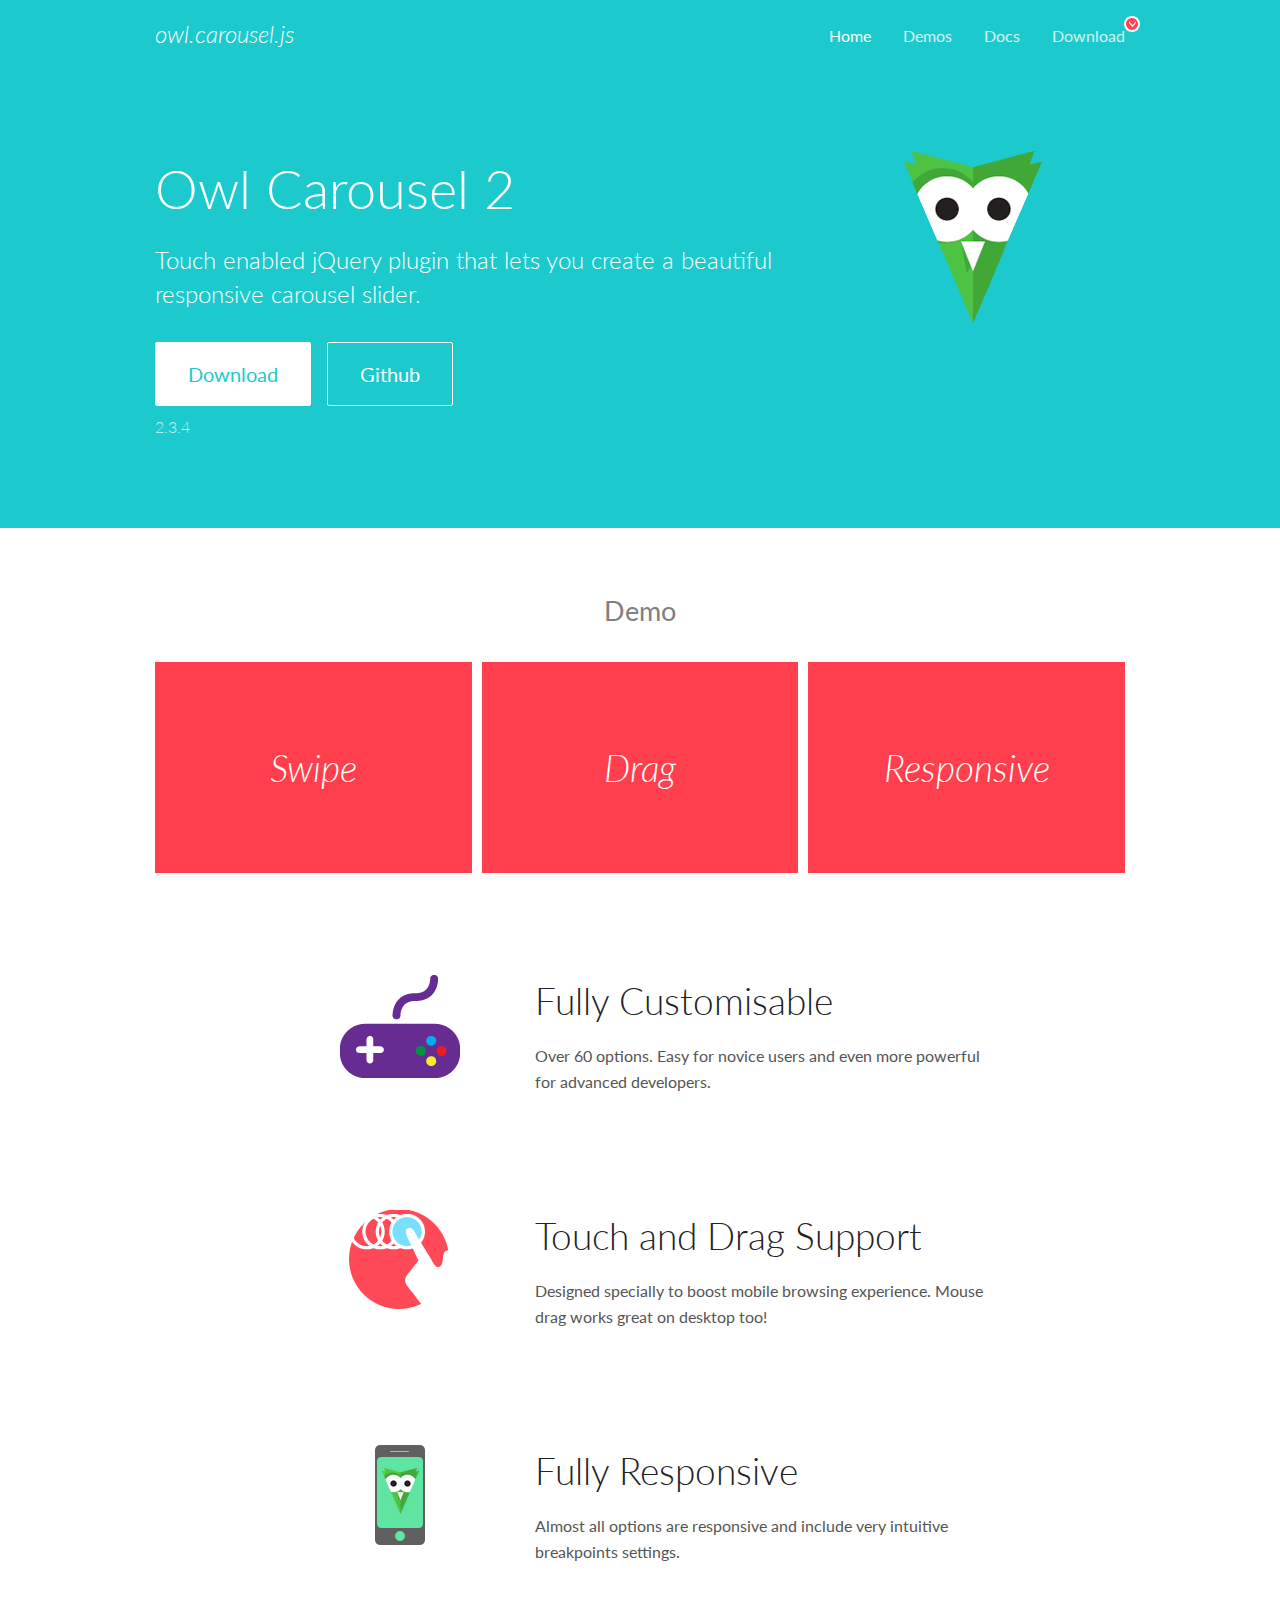
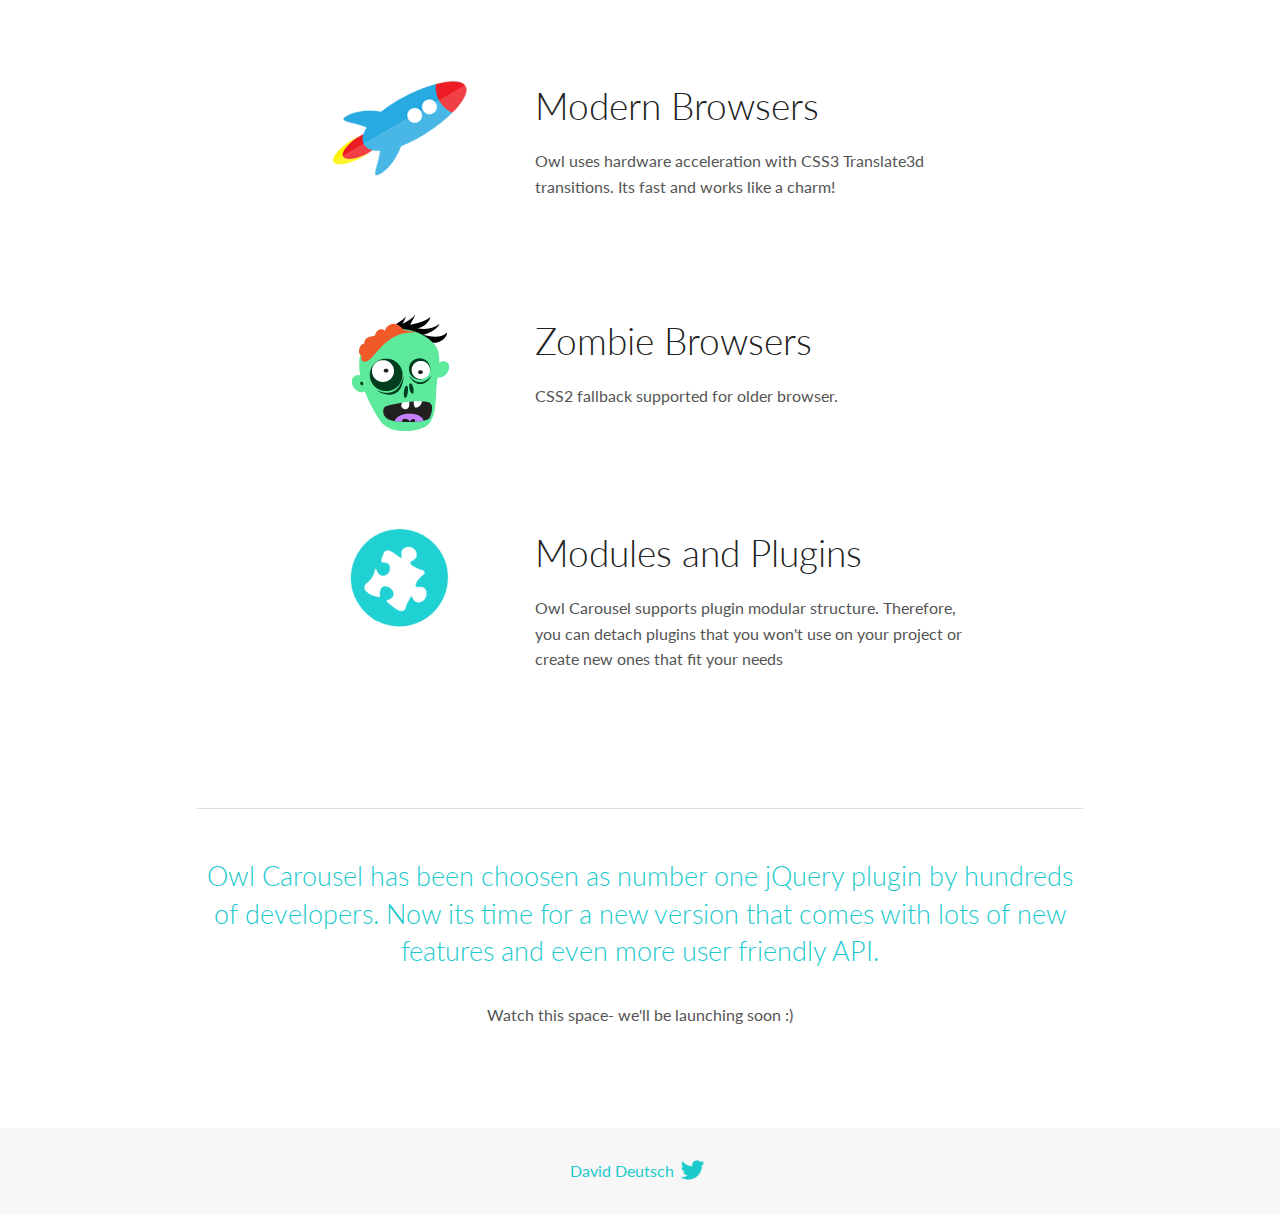
<file: lib/OwlCarousel2-2.3.4/docs/index.html>
<!DOCTYPE html>
<html lang="en">
  <head>

    <!-- head -->
    <meta charset="utf-8">
    <meta name="msapplication-tap-highlight" content="no" />
    <meta name="viewport" content="width=device-width, initial-scale=1.0" />
    <meta name="description" content="Touch enabled jQuery plugin that lets you create beautiful responsive carousel slider.">
    <meta name="author" content="David Deutsch">
    <title>
      Home | Owl Carousel | 2.3.4
    </title>

    <!-- Stylesheets -->
    <link href='https://fonts.googleapis.com/css?family=Lato:300,400,700,400italic,300italic' rel='stylesheet' type='text/css'>
    <link rel="stylesheet" href="assets/css/docs.theme.min.css">

    <!-- Owl Stylesheets -->
    <link rel="stylesheet" href="assets/owlcarousel/assets/owl.carousel.min.css">
    <link rel="stylesheet" href="assets/owlcarousel/assets/owl.theme.default.min.css">

    <!-- HTML5 shim and Respond.js IE8 support of HTML5 elements and media queries -->

    <!--[if lt IE 9]>
      <script src="https://oss.maxcdn.com/libs/html5shiv/3.7.0/html5shiv.js"></script>
      <script src="https://oss.maxcdn.com/libs/respond.js/1.3.0/respond.min.js"></script>
    <![endif]-->

    <!-- Favicons -->
    <link rel="apple-touch-icon-precomposed" sizes="144x144" href="assets/ico/apple-touch-icon-144-precomposed.png">
    <link rel="shortcut icon" href="assets/ico/favicon.png">
    <link rel="shortcut icon" href="favicon.ico">

    <!-- Yeah i know js should not be in header. Its required for demos.-->

    <!-- javascript -->
    <script src="assets/vendors/jquery.min.js"></script>
    <script src="assets/owlcarousel/owl.carousel.js"></script>
  </head>
  <body>

    <!-- header -->
    <header class="header">
      <div class="row">
        <div class="large-12 columns">
          <div class="brand left">
            <h3>
              <a href="/OwlCarousel2/">owl.carousel.js</a> 
            </h3>
          </div>
          <a id="toggle-nav" class="right">
            <span></span> <span></span> <span></span> 
          </a> 
          <div class="nav-bar">
            <ul class="clearfix">
              <li class="active">
                <a href="/OwlCarousel2/index.html">Home</a> 
              </li>
              <li> <a href="/OwlCarousel2/demos/demos.html">Demos</a>  </li>
              <li> <a href="/OwlCarousel2/docs/started-welcome.html">Docs</a>  </li>
              <li>
                <a href="https://github.com/OwlCarousel2/OwlCarousel2/archive/2.3.4.zip">Download</a> 
                <span class="download"></span> 
              </li>
            </ul>
          </div>
        </div>
      </div>
    </header>

    <!-- home panel -->
    <section id="hero">
      <div class="row">
        <div class="large-8 medium-8 columns">
          <h1>Owl Carousel 2</h1>
          <h4>Touch enabled jQuery plugin that lets you create a beautiful responsive carousel slider.</h4>
          <a href="https://github.com/OwlCarousel2/OwlCarousel2/archive/2.3.4.zip" class="hero-button">Download</a> 
          <a href="https://github.com/OwlCarousel2/OwlCarousel2" class="hero-button outline">Github</a> 
          <p>2.3.4</p>
        </div>
        <div class="large-4 medium-4 columns">
          <img class="owl-logo" src="assets/img/owl-logo.png" alt="mr. Owl">
        </div>
      </div>
    </section>

    <!-- body -->
    <div class="home-demo">
      <div class="row">
        <div class="large-12 columns">
          <h3>Demo</h3>
          <div class="owl-carousel">
            <div class="item">
              <h2>Swipe</h2>
            </div>
            <div class="item">
              <h2>Drag</h2>
            </div>
            <div class="item">
              <h2>Responsive</h2>
            </div>
            <div class="item">
              <h2>CSS3</h2>
            </div>
            <div class="item">
              <h2>Fast</h2>
            </div>
            <div class="item">
              <h2>Easy</h2>
            </div>
            <div class="item">
              <h2>Free</h2>
            </div>
            <div class="item">
              <h2>Upgradable</h2>
            </div>
            <div class="item">
              <h2>Tons of options</h2>
            </div>
            <div class="item">
              <h2>Infinity</h2>
            </div>
            <div class="item">
              <h2>Auto Width</h2>
            </div>
          </div>
        </div>
      </div>
    </div>
    <script>
      var owl = $('.owl-carousel');
      owl.owlCarousel({
        margin: 10,
        loop: true,
        responsive: {
          0: {
            items: 1
          },
          600: {
            items: 2
          },
          1000: {
            items: 3
          }
        }
      })
    </script>

    <!-- features -->
    <div id="features">
      <div class="row">
        <div class="small-12 medium-9 small-centered columns">
          <section class="row feature">
            <div class="medium-4 small-12 columns">
              <img src="assets/img/feature-options.png" alt="">
            </div>
            <div class="medium-8 small-12 columns">
              <h2>Fully Customisable</h2>
              <p>Over 60 options. Easy for novice users and even more powerful for advanced developers.</p>
            </div>
          </section>
          <section class="row feature">
            <div class="medium-4 small-12 columns">
              <img src="assets/img/feature-drag.png" alt="">
            </div>
            <div class="medium-8 small-12 columns">
              <h2>Touch and Drag Support</h2>
              <p>Designed specially to boost mobile browsing experience. Mouse drag works great on desktop too!</p>
            </div>
          </section>
          <section class="row feature">
            <div class="medium-4 small-12 columns">
              <img src="assets/img/feature-responsive.png" alt="">
            </div>
            <div class="medium-8 small-12 columns">
              <h2>Fully Responsive</h2>
              <p>Almost all options are responsive and include very intuitive breakpoints settings.</p>
            </div>
          </section>
          <section class="row feature">
            <div class="medium-4 small-12 columns">
              <img src="assets/img/feature-modern.png" alt="">
            </div>
            <div class="medium-8 small-12 columns">
              <h2>Modern Browsers</h2>
              <p>Owl uses hardware acceleration with CSS3 Translate3d transitions. Its fast and works like a charm! </p>
            </div>
          </section>
          <section class="row feature">
            <div class="medium-4 small-12 columns">
              <img src="assets/img/feature-zombie.png" alt="">
            </div>
            <div class="medium-8 small-12 columns">
              <h2>Zombie Browsers</h2>
              <p>CSS2 fallback supported for older browser.</p>
            </div>
          </section>
          <section class="row feature">
            <div class="medium-4 small-12 columns">
              <img src="assets/img/feature-module.png" alt="">
            </div>
            <div class="medium-8 small-12 columns">
              <h2>Modules and Plugins</h2>
              <p>Owl Carousel supports plugin modular structure. Therefore, you can detach plugins that you won&#x27;t use on your project or create new ones that fit your needs</p>
            </div>
          </section>
        </div>
      </div>
    </div>

    <!-- footer -->
    <section id="teaser-text">
      <div class="row">
        <div class="small-12 medium-11 small-centered columns">
          <hr>
          <h3 id="owl-carousel-has-been-choosen-as-number-one-jquery-plugin-by-hundreds-of-developers-now-its-time-for-a-new-version-that-comes-with-lots-of-new-features-and-even-more-user-friendly-api-">Owl Carousel has been choosen as number one jQuery plugin by hundreds of developers. Now its time for a new version that comes with lots of new features and even more user friendly API.</h3>
          <p>Watch this space- we&#39;ll be launching soon :)</p>
        </div>
      </div>
    </section>

    <!-- footer -->
    <footer class="footer">
      <div class="row">
        <div class="large-12 columns">
          <h5>
            <a href="/OwlCarousel2/docs/support-contact.html">David Deutsch</a> 
            <a id="custom-tweet-button" href="https://twitter.com/share?url=https://github.com/OwlCarousel2/OwlCarousel2&text=Owl Carousel - This is so awesome! " target="_blank"></a> 
          </h5>
        </div>
      </div>
    </footer>

    <!-- vendors -->
    <script src="assets/vendors/highlight.js"></script>
    <script src="assets/js/app.js"></script>
  </body>
</html>
</file>
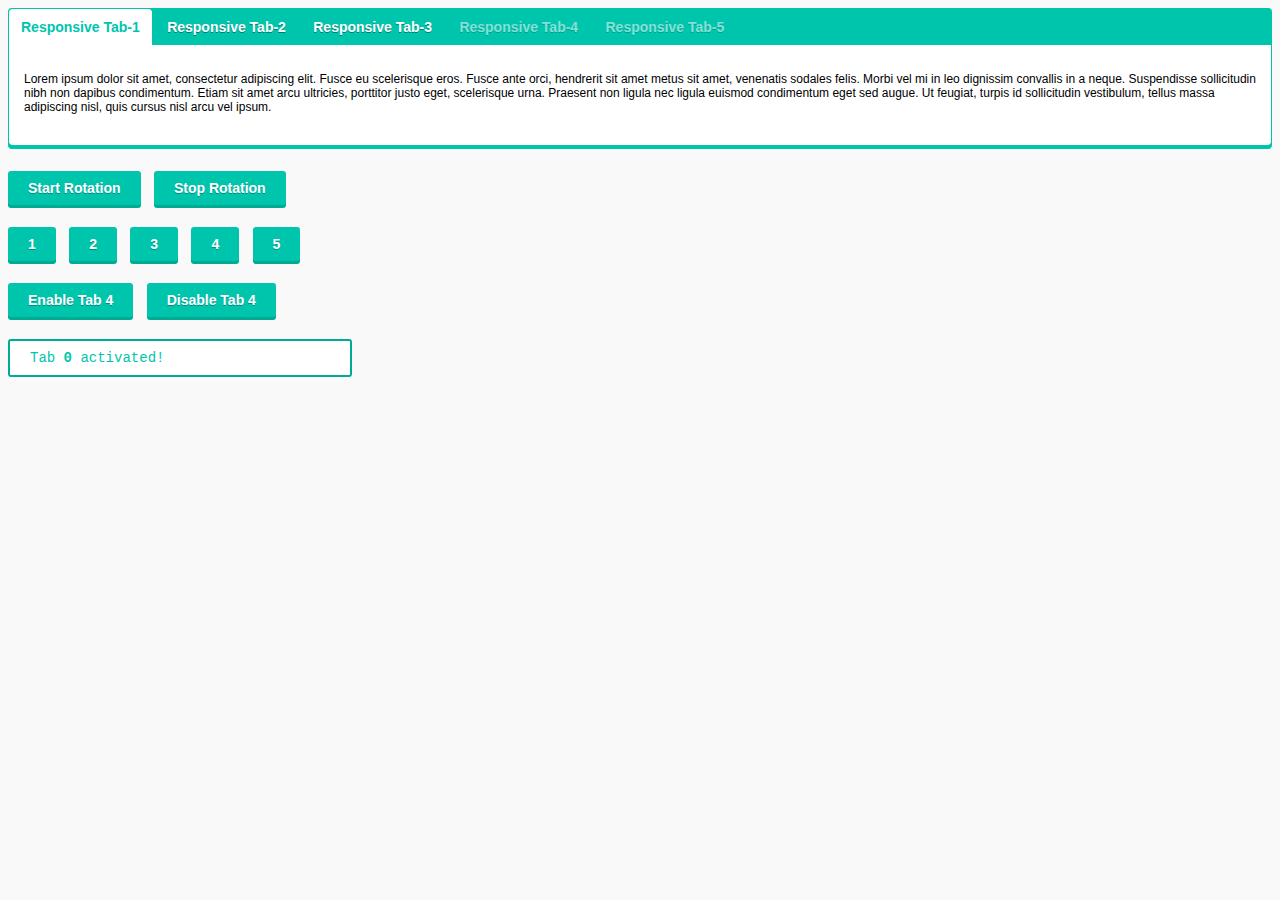
<file: lib/Responsive-Tabs-master/demo.html>
<!DOCTYPE html>
<html lang="en" xmlns="http://www.w3.org/1999/xhtml">
<head>
    <meta charset="utf-8" />
    <meta name="viewport" content="width=device-width, initial-scale=1.0" />
    <meta http-equiv="X-UA-Compatible" content="IE=edge,chrome=1" />
    <title>jQuery Responsive Tabs</title>
    <link type="text/css" rel="stylesheet" href="css/responsive-tabs.css" />
    <link type="text/css" rel="stylesheet" href="css/style.css" />
</head>
<body>


    <!--Horizontal Tab-->
    <div id="horizontalTab">
        <ul>
            <li><a href="#tab-1">Responsive Tab-1</a></li>
            <li><a href="#tab-2">Responsive Tab-2</a></li>
            <li><a href="#tab-3">Responsive Tab-3</a></li>
            <li><a href="#tab-4">Responsive Tab-4</a></li>
            <li><a href="#tab-5">Responsive Tab-5</a></li>
        </ul>

        <div id="tab-1">
            <p>Lorem ipsum dolor sit amet, consectetur adipiscing elit. Fusce eu scelerisque eros. Fusce ante orci, hendrerit sit amet metus sit amet, venenatis sodales felis. Morbi vel mi in leo dignissim convallis in a neque. Suspendisse sollicitudin nibh non dapibus condimentum. Etiam sit amet arcu ultricies, porttitor justo eget, scelerisque urna. Praesent non ligula nec ligula euismod condimentum eget sed augue. Ut feugiat, turpis id sollicitudin vestibulum, tellus massa adipiscing nisl, quis cursus nisl arcu vel ipsum.</p>
        </div>
        <div id="tab-2">
            <p>Quisque sodales sodales lacus pharetra bibendum. Etiam commodo non velit ac rhoncus. Mauris euismod purus sem, ac adipiscing quam laoreet et. Praesent vulputate ornare sem vel scelerisque. Ut dictum augue non erat lacinia, sed lobortis elit gravida. Proin ante massa, ornare accumsan ultricies et, posuere sit amet magna. Praesent dignissim, enim sed malesuada luctus, arcu sapien sodales sapien, ut placerat eros nunc vel est. Donec tristique mi turpis, et sodales nibh gravida eu. Etiam odio risus, porttitor non lacus id, rhoncus tempus tortor. Curabitur tincidunt molestie turpis, ut luctus nibh sollicitudin vel. Sed vel luctus nisi, at mattis metus. Aenean ultricies dolor est, a congue ante dapibus varius. Nulla at auctor nunc. Curabitur accumsan feugiat felis ut pretium. Praesent semper semper nisi, eu cursus augue.</p>
        </div>
        <div id="tab-3">
            <p>Mauris facilisis elit ut sem eleifend accumsan molestie sit amet dolor. Pellentesque dapibus arcu eu lorem laoreet, vitae cursus metus mattis. Nullam eget porta enim, eu rutrum magna. Duis quis tincidunt sem, sit amet faucibus magna. Integer commodo, turpis consequat fermentum egestas, leo odio posuere dui, elementum placerat eros erat id augue. Nullam at eros eget urna vestibulum malesuada vitae eu mauris. Aliquam interdum rhoncus velit, quis scelerisque leo viverra non. Suspendisse id feugiat dui. Nulla in aliquet leo. Proin vel magna sed est gravida rhoncus. Mauris lobortis condimentum nibh, vitae bibendum tortor vehicula ac. Curabitur posuere arcu eros.</p>
        </div>
        <div id="tab-4">
            <p>Donec egestas facilisis sapien sit amet euismod. Donec mollis lectus neque, in consectetur magna sodales et. Nam rutrum libero vitae magna sollicitudin aliquet. In tristique ultrices euismod. Vestibulum ante ipsum primis in faucibus orci luctus et ultrices posuere cubilia Curae; Suspendisse pretium congue sodales. Curabitur egestas, metus sed ultrices suscipit, metus nibh vehicula ligula, vel volutpat sapien nibh sed quam. Etiam elementum nisi eu risus congue, ut eleifend lectus ultricies. Vivamus in ligula fermentum, bibendum sapien eget, pretium est. Class aptent taciti sociosqu ad litora torquent per conubia nostra, per inceptos himenaeos. Donec ut ante non risus rutrum faucibus.</p>
        </div>
        <div id="tab-5">
            <p>Proin dignissim faucibus odio sollicitudin sagittis. Phasellus aliquet, erat vitae mollis consectetur, enim lectus ornare libero, et porta mi dui eu tellus. Morbi lobortis, elit at euismod porta, magna lacus mattis massa, a lacinia ligula risus et lectus. Sed et aliquam ligula. Nunc venenatis orci magna, quis facilisis sem porta non. Nunc sodales arcu in consectetur malesuada. Maecenas varius justo lacus, scelerisque viverra tellus luctus eu. Nam imperdiet ultricies suscipit. Ut urna mauris, eleifend quis lacinia non, mollis id libero. Praesent pharetra viverra ipsum at posuere. Quisque commodo tortor nec hendrerit faucibus. Fusce convallis urna et vehicula tincidunt. Duis sed vehicula justo, eu placerat nisi. Donec facilisis augue non turpis semper, eget condimentum mauris malesuada. Nunc in dignissim mi, sed laoreet felis.</p>
        </div>

    </div>

    <p><button id="start-rotation">Start Rotation</button> <button id="stop-rotation">Stop Rotation</button> </p>
    <p>
        <button class="select-tab" value="0">1</button>
        <button class="select-tab" value="1">2</button>
        <button class="select-tab" value="2">3</button>
        <button class="select-tab" value="3">4</button>
        <button class="select-tab" value="4">5</button>
    <p>
    <p><button id="enable-tab">Enable Tab 4</button> <button id="disable-tab">Disable Tab 4</button> </p>

    <p class="info"></p>


    <!-- jQuery with fallback to the 1.* for old IE -->
    <!--[if lt IE 9]>
        <script src="js/jquery-1.11.0.min.js"></script>
    <![endif]-->
    <!--[if gte IE 9]><!-->
        <script src="js/jquery-2.1.0.min.js"></script>
    <!--<![endif]-->

    <!-- Responsive Tabs JS -->
    <script src="js/jquery.responsiveTabs.js" type="text/javascript"></script>

    <script type="text/javascript">
        $(document).ready(function () {
            var $tabs = $('#horizontalTab');
            $tabs.responsiveTabs({
                rotate: false,
                startCollapsed: 'accordion',
                collapsible: 'accordion',
                setHash: true,
                disabled: [3,4],
                click: function(e, tab) {
                    $('.info').html('Tab <strong>' + tab.id + '</strong> clicked!');
                },
                activate: function(e, tab) {
                    $('.info').html('Tab <strong>' + tab.id + '</strong> activated!');
                },
                activateState: function(e, state) {
                    //console.log(state);
                    $('.info').html('Switched from <strong>' + state.oldState + '</strong> state to <strong>' + state.newState + '</strong> state!');
                }
            });

            $('#start-rotation').on('click', function() {
                $tabs.responsiveTabs('startRotation', 1000);
            });
            $('#stop-rotation').on('click', function() {
                $tabs.responsiveTabs('stopRotation');
            });
            $('#start-rotation').on('click', function() {
                $tabs.responsiveTabs('active');
            });
            $('#enable-tab').on('click', function() {
                $tabs.responsiveTabs('enable', 3);
            });
            $('#disable-tab').on('click', function() {
                $tabs.responsiveTabs('disable', 3);
            });
            $('.select-tab').on('click', function() {
                $tabs.responsiveTabs('activate', $(this).val());
            });

        });
    </script>
</body>
</html>
</file>
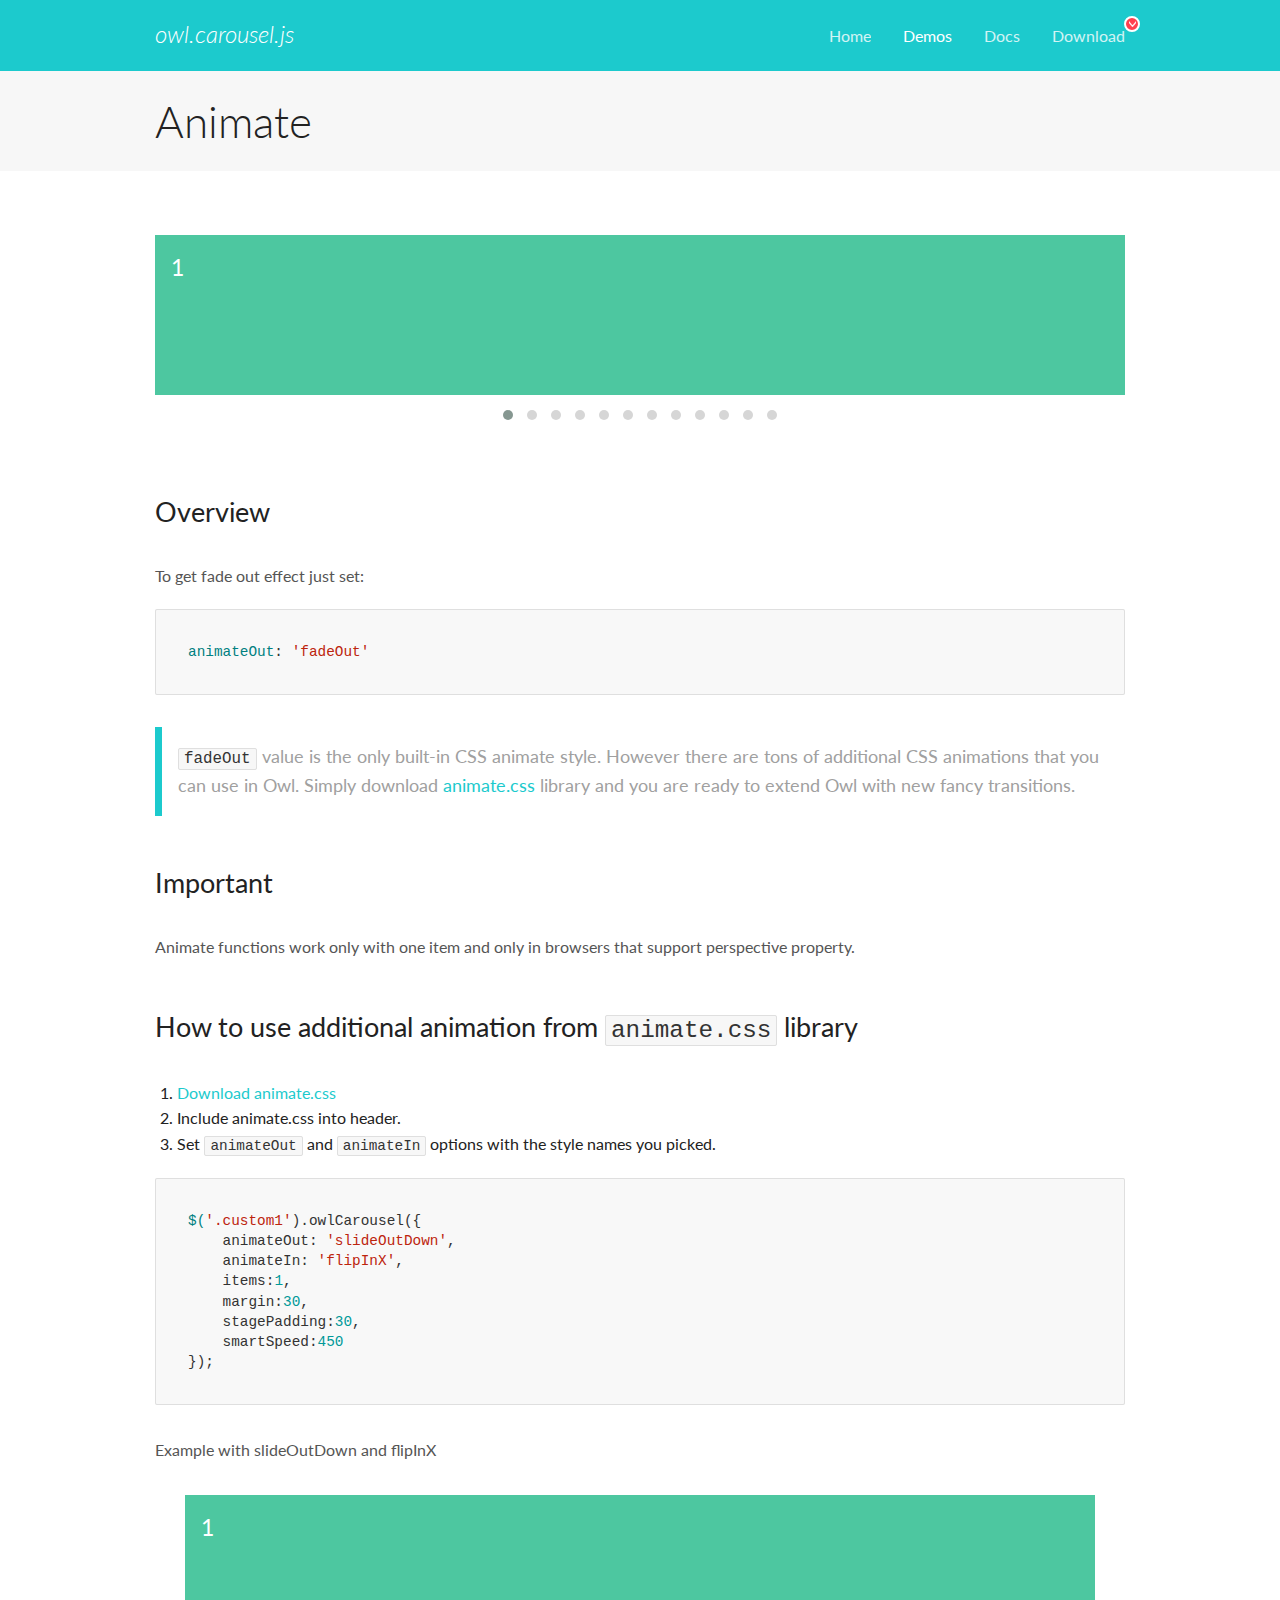
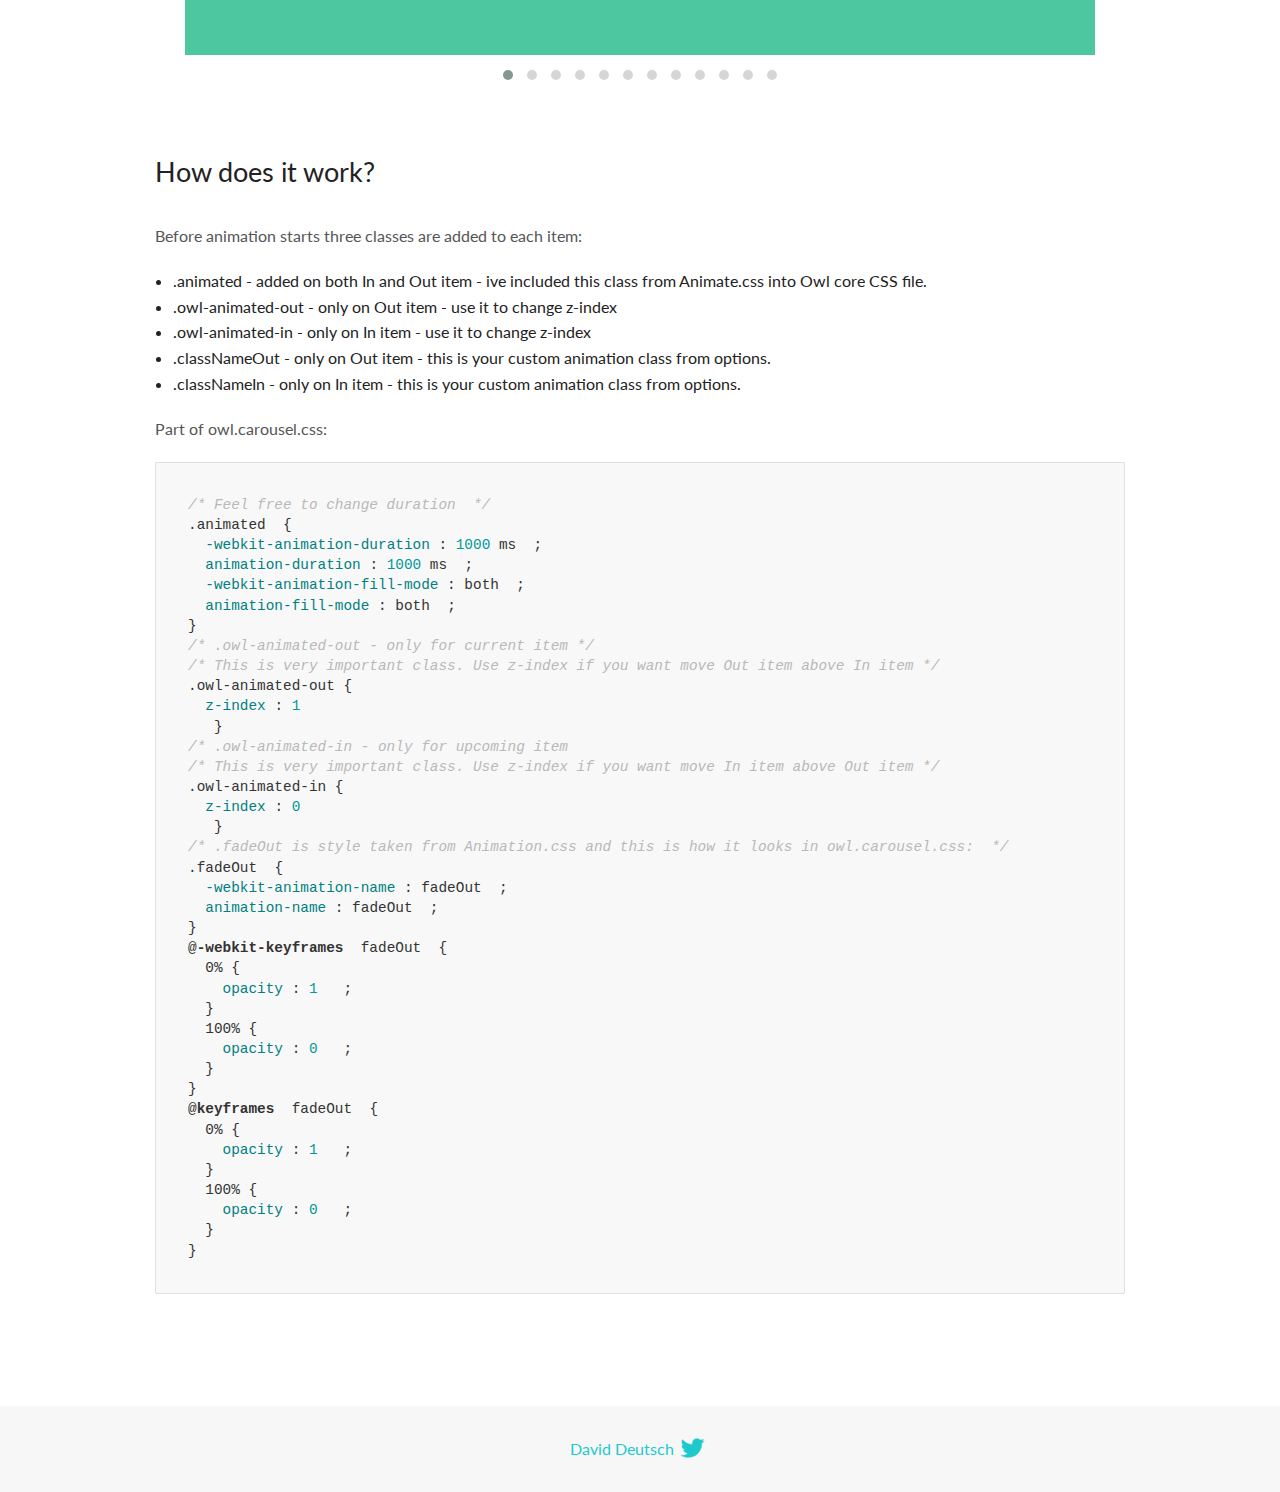
<file: lib/OwlCarousel2-2.3.4/docs/demos/animate.html>
<!DOCTYPE html>
<html lang="en">
  <head>

    <!-- head -->
    <meta charset="utf-8">
    <meta name="msapplication-tap-highlight" content="no" />
    <meta name="viewport" content="width=device-width, initial-scale=1.0" />
    <meta name="description" content="Animate carousel">
    <meta name="author" content="David Deutsch">
    <title>
      Animate Demo | Owl Carousel | 2.3.4
    </title>

    <!-- Stylesheets -->
    <link href='https://fonts.googleapis.com/css?family=Lato:300,400,700,400italic,300italic' rel='stylesheet' type='text/css'>
    <link rel="stylesheet" href="../assets/css/docs.theme.min.css">

    <!-- Owl Stylesheets -->
    <link rel="stylesheet" href="../assets/owlcarousel/assets/owl.carousel.min.css">
    <link rel="stylesheet" href="../assets/owlcarousel/assets/owl.theme.default.min.css">

    <!-- HTML5 shim and Respond.js IE8 support of HTML5 elements and media queries -->

    <!--[if lt IE 9]>
      <script src="https://oss.maxcdn.com/libs/html5shiv/3.7.0/html5shiv.js"></script>
      <script src="https://oss.maxcdn.com/libs/respond.js/1.3.0/respond.min.js"></script>
    <![endif]-->

    <!-- Favicons -->
    <link rel="apple-touch-icon-precomposed" sizes="144x144" href="../assets/ico/apple-touch-icon-144-precomposed.png">
    <link rel="shortcut icon" href="../assets/ico/favicon.png">
    <link rel="shortcut icon" href="favicon.ico">

    <!-- Yeah i know js should not be in header. Its required for demos.-->

    <!-- javascript -->
    <script src="../assets/vendors/jquery.min.js"></script>
    <script src="../assets/owlcarousel/owl.carousel.js"></script>
  </head>
  <body>

    <!-- header -->
    <header class="header">
      <div class="row">
        <div class="large-12 columns">
          <div class="brand left">
            <h3>
              <a href="/OwlCarousel2/">owl.carousel.js</a> 
            </h3>
          </div>
          <a id="toggle-nav" class="right">
            <span></span> <span></span> <span></span> 
          </a> 
          <div class="nav-bar">
            <ul class="clearfix">
              <li> <a href="/OwlCarousel2/index.html">Home</a>  </li>
              <li class="active">
                <a href="/OwlCarousel2/demos/demos.html">Demos</a> 
              </li>
              <li> <a href="/OwlCarousel2/docs/started-welcome.html">Docs</a>  </li>
              <li>
                <a href="https://github.com/OwlCarousel2/OwlCarousel2/archive/2.3.4.zip">Download</a> 
                <span class="download"></span> 
              </li>
            </ul>
          </div>
        </div>
      </div>
    </header>

    <!-- title -->
    <section class="title">
      <div class="row">
        <div class="large-12 columns">
          <h1>Animate</h1>
        </div>
      </div>
    </section>

    <!--  Demos -->
    <section id="demos">
      <div class="row">
        <div class="large-12 columns">
          <div class="fadeOut owl-carousel owl-theme">
            <div class="item">
              <h4>1</h4>
            </div>
            <div class="item">
              <h4>2</h4>
            </div>
            <div class="item">
              <h4>3</h4>
            </div>
            <div class="item">
              <h4>4</h4>
            </div>
            <div class="item">
              <h4>5</h4>
            </div>
            <div class="item">
              <h4>6</h4>
            </div>
            <div class="item">
              <h4>7</h4>
            </div>
            <div class="item">
              <h4>8</h4>
            </div>
            <div class="item">
              <h4>9</h4>
            </div>
            <div class="item">
              <h4>10</h4>
            </div>
            <div class="item">
              <h4>11</h4>
            </div>
            <div class="item">
              <h4>12</h4>
            </div>
          </div>
          <h3 id="overview">Overview</h3>
          <p>To get fade out effect just set:</p>
          <pre><code>animateOut: &#39;fadeOut&#39;</code></pre>
          <blockquote>
            <p><code>fadeOut</code> value is the only built-in CSS animate style. However there are tons of additional CSS animations that you can use in Owl. Simply download
              <a href="https://daneden.github.io/animate.css/">animate.css</a>  library and you are ready to extend Owl with new fancy transitions.</p>
          </blockquote>
          <h3 id="important">Important</h3>
          <p>Animate functions work only with one item and only in browsers that support perspective property.</p>
          <h3 id="how-to-use-additional-animation-from-animate-css-library">How to use additional animation from <code>animate.css</code> library</h3>
          <ol>
            <li> <a href="https://daneden.github.io/animate.css/">Download animate.css</a>  </li>
            <li>Include animate.css into header.</li>
            <li>Set <code>animateOut</code> and <code>animateIn</code> options with the style names you picked.</li>
          </ol>
          <pre><code>$(&#39;.custom1&#39;).owlCarousel({
    animateOut: &#39;slideOutDown&#39;,
    animateIn: &#39;flipInX&#39;,
    items:1,
    margin:30,
    stagePadding:30,
    smartSpeed:450
});</code></pre>
          <p>Example with slideOutDown and flipInX</p>
          <div class="custom1 owl-carousel owl-theme">
            <div class="item">
              <h4>1</h4>
            </div>
            <div class="item">
              <h4>2</h4>
            </div>
            <div class="item">
              <h4>3</h4>
            </div>
            <div class="item">
              <h4>4</h4>
            </div>
            <div class="item">
              <h4>5</h4>
            </div>
            <div class="item">
              <h4>6</h4>
            </div>
            <div class="item">
              <h4>7</h4>
            </div>
            <div class="item">
              <h4>8</h4>
            </div>
            <div class="item">
              <h4>9</h4>
            </div>
            <div class="item">
              <h4>10</h4>
            </div>
            <div class="item">
              <h4>11</h4>
            </div>
            <div class="item">
              <h4>12</h4>
            </div>
          </div>
          <h3 id="how-does-it-work-">How does it work?</h3>
          <p>Before animation starts three classes are added to each item:</p>
          <ul>
            <li>.animated - added on both In and Out item - ive included this class from Animate.css into Owl core CSS file.</li>
            <li>.owl-animated-out - only on Out item - use it to change z-index</li>
            <li>.owl-animated-in - only on In item - use it to change z-index</li>
            <li>.classNameOut - only on Out item - this is your custom animation class from options.</li>
            <li>.classNameIn - only on In item - this is your custom animation class from options.</li>
          </ul>
          <p>Part of owl.carousel.css:</p>
          <pre><code class="language-css"><span class="comment">/* Feel free to change duration  */</span> 
<span class="class">.animated</span>  <span class="rules">{
  <span class="rule"><span class="attribute">-webkit-animation-duration</span> :<span class="value"> <span class="number">1000</span> ms</span> </span> ;
  <span class="rule"><span class="attribute">animation-duration</span> :<span class="value"> <span class="number">1000</span> ms</span> </span> ;
  <span class="rule"><span class="attribute">-webkit-animation-fill-mode</span> :<span class="value"> both</span> </span> ;
  <span class="rule"><span class="attribute">animation-fill-mode</span> :<span class="value"> both</span> </span> ;
<span class="rule">}</span> </span> 
<span class="comment">/* .owl-animated-out - only for current item */</span> 
<span class="comment">/* This is very important class. Use z-index if you want move Out item above In item */</span> 
<span class="class">.owl-animated-out</span> <span class="rules">{
  <span class="rule"><span class="attribute">z-index</span> :<span class="value"> <span class="number">1</span> 
</span> </span> </span> }
<span class="comment">/* .owl-animated-in - only for upcoming item
/* This is very important class. Use z-index if you want move In item above Out item */</span> 
<span class="class">.owl-animated-in</span> <span class="rules">{
  <span class="rule"><span class="attribute">z-index</span> :<span class="value"> <span class="number">0</span> 
</span> </span> </span> }
<span class="comment">/* .fadeOut is style taken from Animation.css and this is how it looks in owl.carousel.css:  */</span> 
<span class="class">.fadeOut</span>  <span class="rules">{
  <span class="rule"><span class="attribute">-webkit-animation-name</span> :<span class="value"> fadeOut</span> </span> ;
  <span class="rule"><span class="attribute">animation-name</span> :<span class="value"> fadeOut</span> </span> ;
<span class="rule">}</span> </span> 
<span class="at_rule">@<span class="keyword">-webkit-keyframes</span>  fadeOut </span> {
  0% <span class="rules">{
    <span class="rule"><span class="attribute">opacity</span> :<span class="value"> <span class="number">1</span> </span> </span> ;
  <span class="rule">}</span> </span> 
  100% <span class="rules">{
    <span class="rule"><span class="attribute">opacity</span> :<span class="value"> <span class="number">0</span> </span> </span> ;
  <span class="rule">}</span> </span> 
}
<span class="at_rule">@<span class="keyword">keyframes</span>  fadeOut </span> {
  0% <span class="rules">{
    <span class="rule"><span class="attribute">opacity</span> :<span class="value"> <span class="number">1</span> </span> </span> ;
  <span class="rule">}</span> </span> 
  100% <span class="rules">{
    <span class="rule"><span class="attribute">opacity</span> :<span class="value"> <span class="number">0</span> </span> </span> ;
  <span class="rule">}</span> </span> 
}</code></pre>
          <link rel="stylesheet" href="../assets/css/animate.css">
          <script>
            jQuery(document).ready(function($) {
              $('.fadeOut').owlCarousel({
                items: 1,
                animateOut: 'fadeOut',
                loop: true,
                margin: 10,
              });
              $('.custom1').owlCarousel({
                animateOut: 'slideOutDown',
                animateIn: 'flipInX',
                items: 1,
                margin: 30,
                stagePadding: 30,
                smartSpeed: 450
              });
            });
          </script>
        </div>
      </div>
    </section>

    <!-- footer -->
    <footer class="footer">
      <div class="row">
        <div class="large-12 columns">
          <h5>
            <a href="/OwlCarousel2/docs/support-contact.html">David Deutsch</a> 
            <a id="custom-tweet-button" href="https://twitter.com/share?url=https://github.com/OwlCarousel2/OwlCarousel2&text=Owl Carousel - This is so awesome! " target="_blank"></a> 
          </h5>
        </div>
      </div>
    </footer>

    <!-- vendors -->
    <script src="../assets/vendors/highlight.js"></script>
    <script src="../assets/js/app.js"></script>
  </body>
</html>
</file>
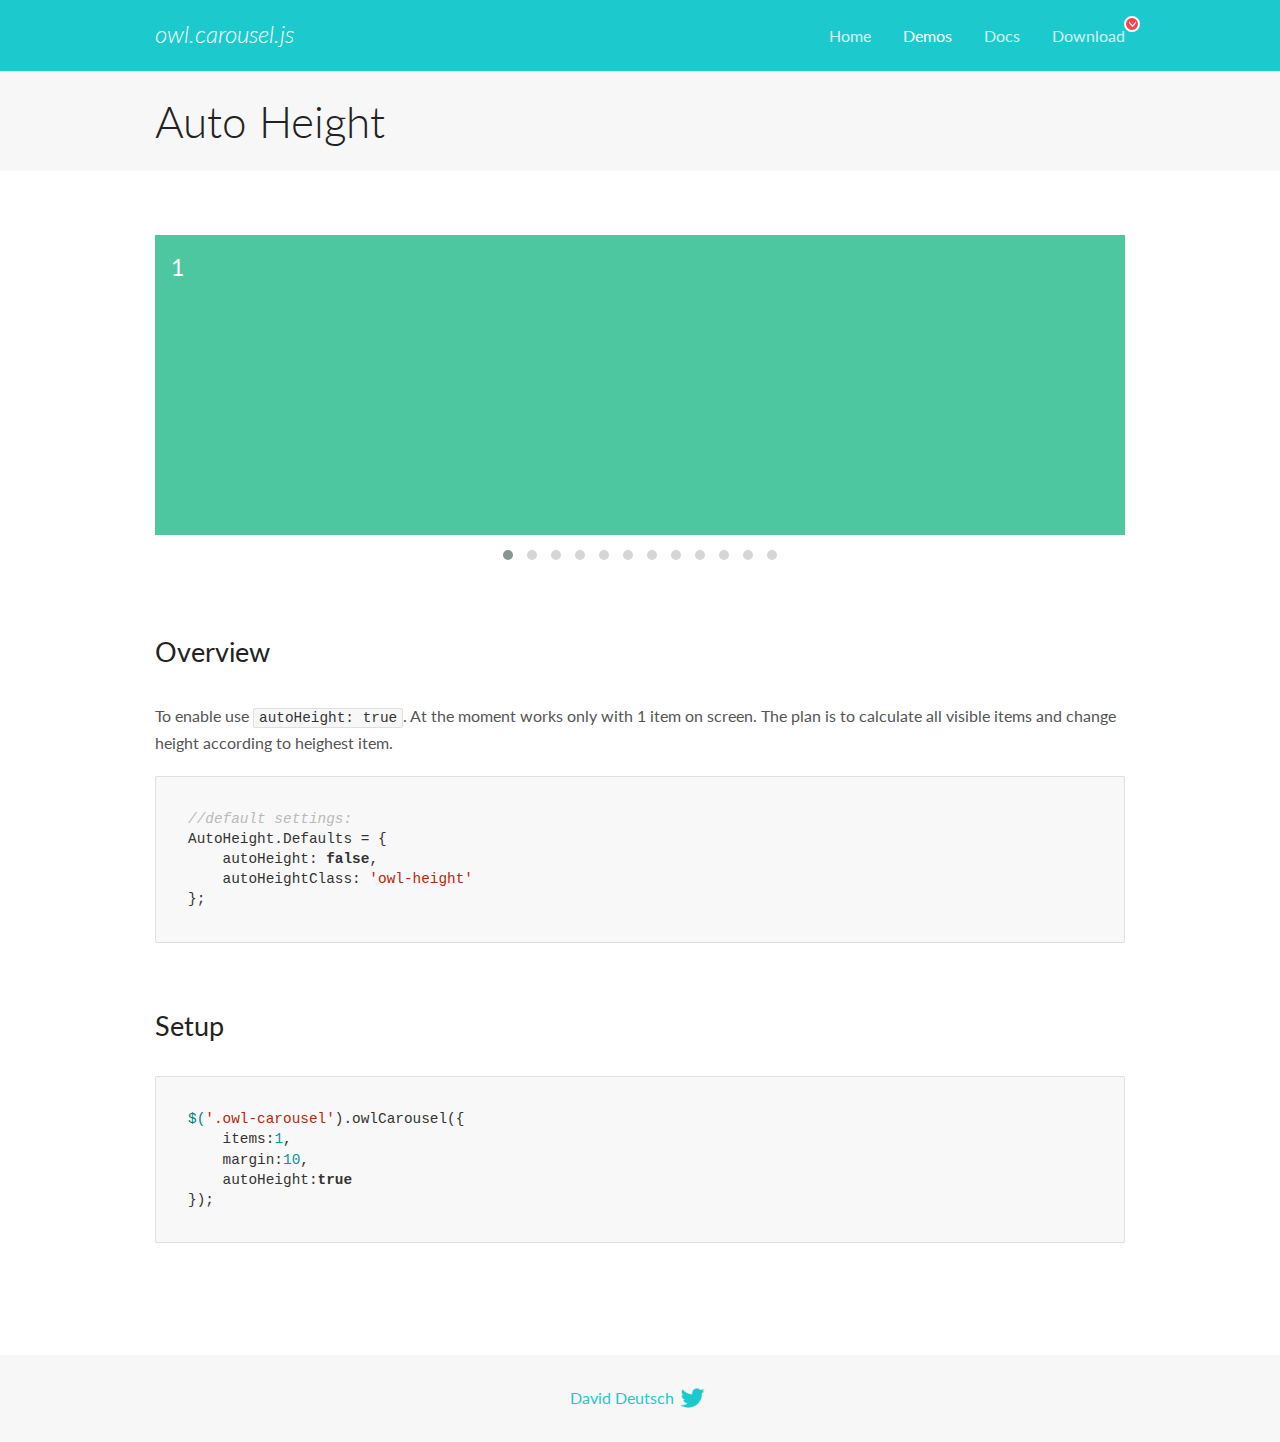
<file: lib/OwlCarousel2-2.3.4/docs/demos/autoheight.html>
<!DOCTYPE html>
<html lang="en">
  <head>

    <!-- head -->
    <meta charset="utf-8">
    <meta name="msapplication-tap-highlight" content="no" />
    <meta name="viewport" content="width=device-width, initial-scale=1.0" />
    <meta name="description" content="autoHeight usage demo">
    <meta name="author" content="David Deutsch">
    <title>
      Auto Height Demo | Owl Carousel | 2.3.4
    </title>

    <!-- Stylesheets -->
    <link href='https://fonts.googleapis.com/css?family=Lato:300,400,700,400italic,300italic' rel='stylesheet' type='text/css'>
    <link rel="stylesheet" href="../assets/css/docs.theme.min.css">

    <!-- Owl Stylesheets -->
    <link rel="stylesheet" href="../assets/owlcarousel/assets/owl.carousel.min.css">
    <link rel="stylesheet" href="../assets/owlcarousel/assets/owl.theme.default.min.css">

    <!-- HTML5 shim and Respond.js IE8 support of HTML5 elements and media queries -->

    <!--[if lt IE 9]>
      <script src="https://oss.maxcdn.com/libs/html5shiv/3.7.0/html5shiv.js"></script>
      <script src="https://oss.maxcdn.com/libs/respond.js/1.3.0/respond.min.js"></script>
    <![endif]-->

    <!-- Favicons -->
    <link rel="apple-touch-icon-precomposed" sizes="144x144" href="../assets/ico/apple-touch-icon-144-precomposed.png">
    <link rel="shortcut icon" href="../assets/ico/favicon.png">
    <link rel="shortcut icon" href="favicon.ico">

    <!-- Yeah i know js should not be in header. Its required for demos.-->

    <!-- javascript -->
    <script src="../assets/vendors/jquery.min.js"></script>
    <script src="../assets/owlcarousel/owl.carousel.js"></script>
  </head>
  <body>

    <!-- header -->
    <header class="header">
      <div class="row">
        <div class="large-12 columns">
          <div class="brand left">
            <h3>
              <a href="/OwlCarousel2/">owl.carousel.js</a> 
            </h3>
          </div>
          <a id="toggle-nav" class="right">
            <span></span> <span></span> <span></span> 
          </a> 
          <div class="nav-bar">
            <ul class="clearfix">
              <li> <a href="/OwlCarousel2/index.html">Home</a>  </li>
              <li class="active">
                <a href="/OwlCarousel2/demos/demos.html">Demos</a> 
              </li>
              <li> <a href="/OwlCarousel2/docs/started-welcome.html">Docs</a>  </li>
              <li>
                <a href="https://github.com/OwlCarousel2/OwlCarousel2/archive/2.3.4.zip">Download</a> 
                <span class="download"></span> 
              </li>
            </ul>
          </div>
        </div>
      </div>
    </header>

    <!-- title -->
    <section class="title">
      <div class="row">
        <div class="large-12 columns">
          <h1>Auto Height</h1>
        </div>
      </div>
    </section>

    <!--  Demos -->
    <section id="demos">
      <div class="row">
        <div class="large-12 columns">
          <div class="owl-carousel owl-theme">
            <div class="item" style="height:300px">
              <h4>1</h4>
            </div>
            <div class="item" style="height:100px">
              <h4>2</h4>
            </div>
            <div class="item" style="height:500px">
              <h4>3</h4>
            </div>
            <div class="item" style="height:250px">
              <h4>4</h4>
            </div>
            <div class="item" style="height:400px">
              <h4>5</h4>
            </div>
            <div class="item" style="height:500px">
              <h4>6</h4>
            </div>
            <div class="item" style="height:600px">
              <h4>7</h4>
            </div>
            <div class="item" style="height:400px">
              <h4>8</h4>
            </div>
            <div class="item" style="height:300px">
              <h4>9</h4>
            </div>
            <div class="item" style="height:350px">
              <h4>10</h4>
            </div>
            <div class="item" style="height:200px">
              <h4>11</h4>
            </div>
            <div class="item" style="height:150px">
              <h4>12</h4>
            </div>
          </div>
          <h3 id="overview">Overview</h3>
          <p>To enable use <code>autoHeight: true</code>. At the moment works only with 1 item on screen. The plan is to calculate all visible items and change height according to heighest item.</p>
          <pre><code>//default settings:
AutoHeight.Defaults = {
    autoHeight: false,
    autoHeightClass: &#39;owl-height&#39;
};</code></pre>
          <h3 id="setup">Setup</h3>
          <pre><code>$(&#39;.owl-carousel&#39;).owlCarousel({
    items:1,
    margin:10,
    autoHeight:true
});</code></pre>
          <script>
            $(document).ready(function() {
              $('.owl-carousel').owlCarousel({
                items: 1,
                margin: 10,
                autoHeight: true
              });
            })
          </script>
        </div>
      </div>
    </section>

    <!-- footer -->
    <footer class="footer">
      <div class="row">
        <div class="large-12 columns">
          <h5>
            <a href="/OwlCarousel2/docs/support-contact.html">David Deutsch</a> 
            <a id="custom-tweet-button" href="https://twitter.com/share?url=https://github.com/OwlCarousel2/OwlCarousel2&text=Owl Carousel - This is so awesome! " target="_blank"></a> 
          </h5>
        </div>
      </div>
    </footer>

    <!-- vendors -->
    <script src="../assets/vendors/highlight.js"></script>
    <script src="../assets/js/app.js"></script>
  </body>
</html>
</file>
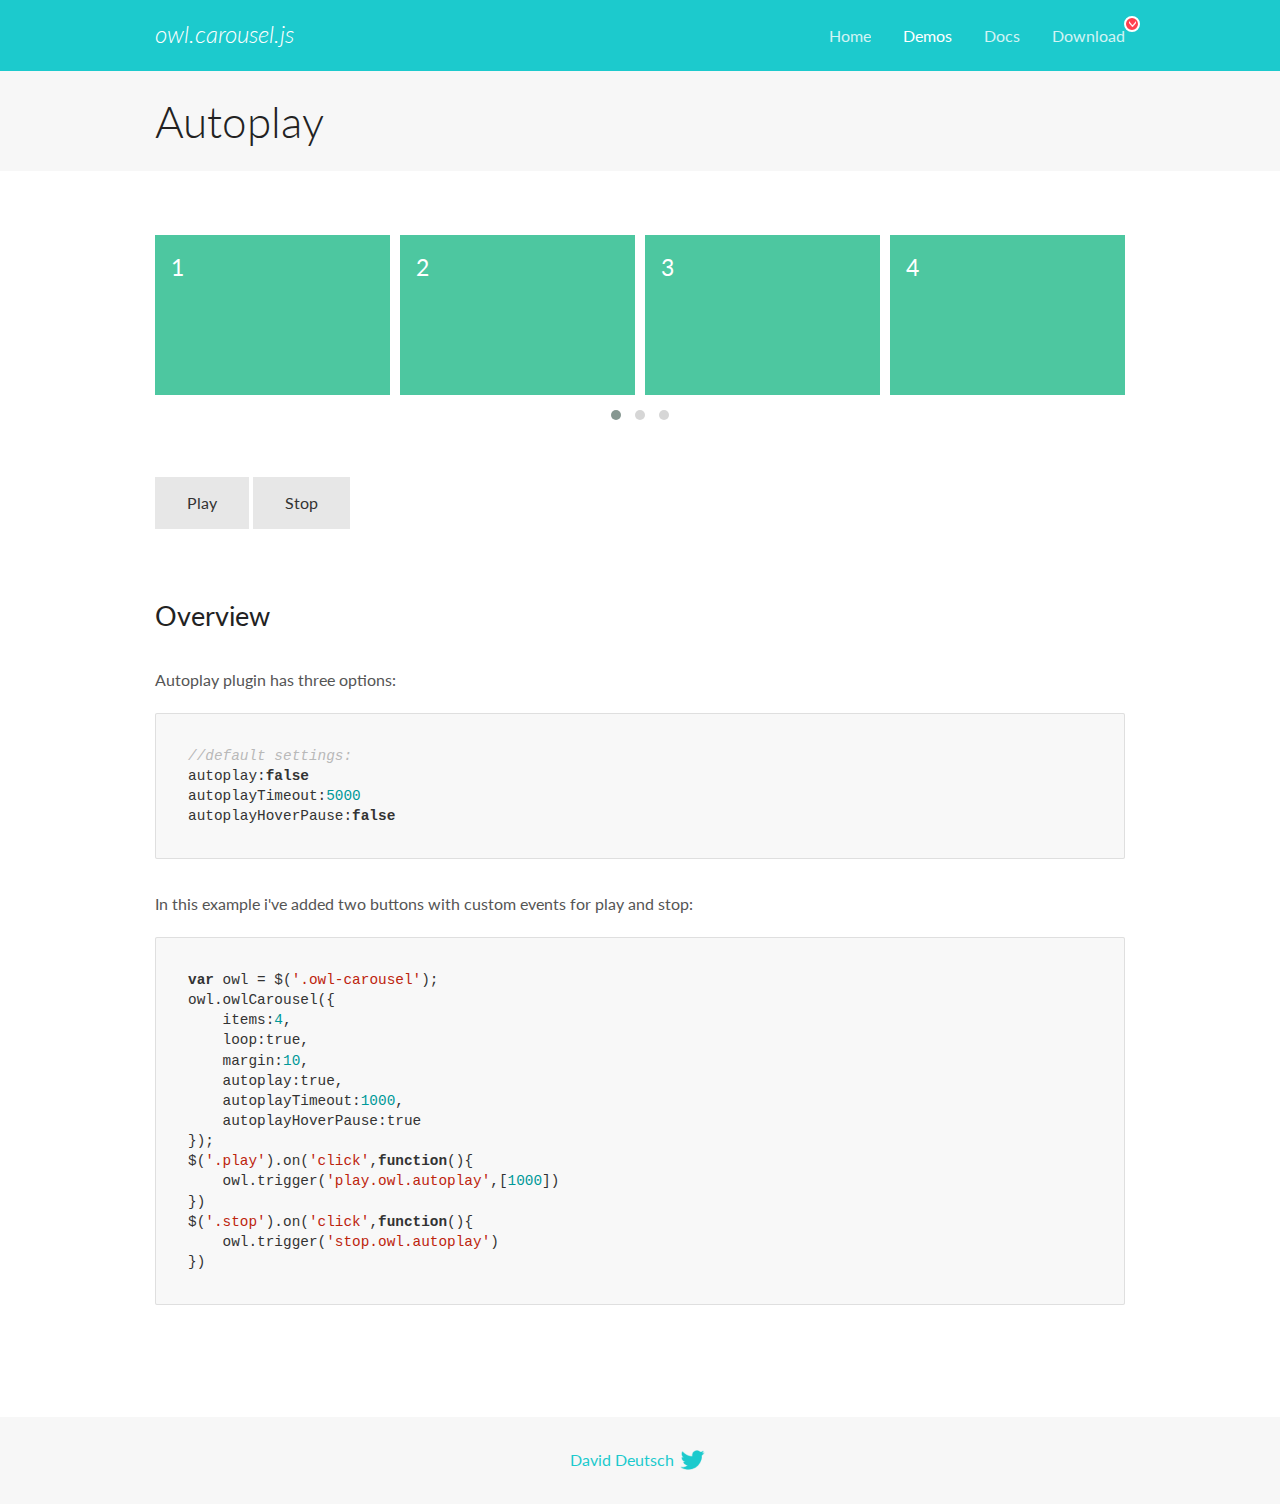
<file: lib/OwlCarousel2-2.3.4/docs/demos/autoplay.html>
<!DOCTYPE html>
<html lang="en">
  <head>

    <!-- head -->
    <meta charset="utf-8">
    <meta name="msapplication-tap-highlight" content="no" />
    <meta name="viewport" content="width=device-width, initial-scale=1.0" />
    <meta name="description" content="Autoplay usage demo">
    <meta name="author" content="David Deutsch">
    <title>
      Autoplay Demo | Owl Carousel | 2.3.4
    </title>

    <!-- Stylesheets -->
    <link href='https://fonts.googleapis.com/css?family=Lato:300,400,700,400italic,300italic' rel='stylesheet' type='text/css'>
    <link rel="stylesheet" href="../assets/css/docs.theme.min.css">

    <!-- Owl Stylesheets -->
    <link rel="stylesheet" href="../assets/owlcarousel/assets/owl.carousel.min.css">
    <link rel="stylesheet" href="../assets/owlcarousel/assets/owl.theme.default.min.css">

    <!-- HTML5 shim and Respond.js IE8 support of HTML5 elements and media queries -->

    <!--[if lt IE 9]>
      <script src="https://oss.maxcdn.com/libs/html5shiv/3.7.0/html5shiv.js"></script>
      <script src="https://oss.maxcdn.com/libs/respond.js/1.3.0/respond.min.js"></script>
    <![endif]-->

    <!-- Favicons -->
    <link rel="apple-touch-icon-precomposed" sizes="144x144" href="../assets/ico/apple-touch-icon-144-precomposed.png">
    <link rel="shortcut icon" href="../assets/ico/favicon.png">
    <link rel="shortcut icon" href="favicon.ico">

    <!-- Yeah i know js should not be in header. Its required for demos.-->

    <!-- javascript -->
    <script src="../assets/vendors/jquery.min.js"></script>
    <script src="../assets/owlcarousel/owl.carousel.js"></script>
  </head>
  <body>

    <!-- header -->
    <header class="header">
      <div class="row">
        <div class="large-12 columns">
          <div class="brand left">
            <h3>
              <a href="/OwlCarousel2/">owl.carousel.js</a> 
            </h3>
          </div>
          <a id="toggle-nav" class="right">
            <span></span> <span></span> <span></span> 
          </a> 
          <div class="nav-bar">
            <ul class="clearfix">
              <li> <a href="/OwlCarousel2/index.html">Home</a>  </li>
              <li class="active">
                <a href="/OwlCarousel2/demos/demos.html">Demos</a> 
              </li>
              <li> <a href="/OwlCarousel2/docs/started-welcome.html">Docs</a>  </li>
              <li>
                <a href="https://github.com/OwlCarousel2/OwlCarousel2/archive/2.3.4.zip">Download</a> 
                <span class="download"></span> 
              </li>
            </ul>
          </div>
        </div>
      </div>
    </header>

    <!-- title -->
    <section class="title">
      <div class="row">
        <div class="large-12 columns">
          <h1>Autoplay</h1>
        </div>
      </div>
    </section>

    <!--  Demos -->
    <section id="demos">
      <div class="row">
        <div class="large-12 columns">
          <div class="owl-carousel owl-theme">
            <div class="item">
              <h4>1</h4>
            </div>
            <div class="item">
              <h4>2</h4>
            </div>
            <div class="item">
              <h4>3</h4>
            </div>
            <div class="item">
              <h4>4</h4>
            </div>
            <div class="item">
              <h4>5</h4>
            </div>
            <div class="item">
              <h4>6</h4>
            </div>
            <div class="item">
              <h4>7</h4>
            </div>
            <div class="item">
              <h4>8</h4>
            </div>
            <div class="item">
              <h4>9</h4>
            </div>
            <div class="item">
              <h4>10</h4>
            </div>
            <div class="item">
              <h4>11</h4>
            </div>
            <div class="item">
              <h4>12</h4>
            </div>
          </div>
          <a class="button secondary play">Play</a> 
          <a class="button secondary stop">Stop</a> 
          <h3 id="overview">Overview</h3>
          <p>Autoplay plugin has three options:</p>
          <pre><code>//default settings:
autoplay:false
autoplayTimeout:5000
autoplayHoverPause:false</code></pre>
          <p>In this example i&#39;ve added two buttons with custom events for play and stop:</p>
          <pre><code>var owl = $(&#39;.owl-carousel&#39;);
owl.owlCarousel({
    items:4,
    loop:true,
    margin:10,
    autoplay:true,
    autoplayTimeout:1000,
    autoplayHoverPause:true
});
$(&#39;.play&#39;).on(&#39;click&#39;,function(){
    owl.trigger(&#39;play.owl.autoplay&#39;,[1000])
})
$(&#39;.stop&#39;).on(&#39;click&#39;,function(){
    owl.trigger(&#39;stop.owl.autoplay&#39;)
})</code></pre>
          <script>
            $(document).ready(function() {
              var owl = $('.owl-carousel');
              owl.owlCarousel({
                items: 4,
                loop: true,
                margin: 10,
                autoplay: true,
                autoplayTimeout: 1000,
                autoplayHoverPause: true
              });
              $('.play').on('click', function() {
                owl.trigger('play.owl.autoplay', [1000])
              })
              $('.stop').on('click', function() {
                owl.trigger('stop.owl.autoplay')
              })
            })
          </script>
        </div>
      </div>
    </section>

    <!-- footer -->
    <footer class="footer">
      <div class="row">
        <div class="large-12 columns">
          <h5>
            <a href="/OwlCarousel2/docs/support-contact.html">David Deutsch</a> 
            <a id="custom-tweet-button" href="https://twitter.com/share?url=https://github.com/OwlCarousel2/OwlCarousel2&text=Owl Carousel - This is so awesome! " target="_blank"></a> 
          </h5>
        </div>
      </div>
    </footer>

    <!-- vendors -->
    <script src="../assets/vendors/highlight.js"></script>
    <script src="../assets/js/app.js"></script>
  </body>
</html>
</file>
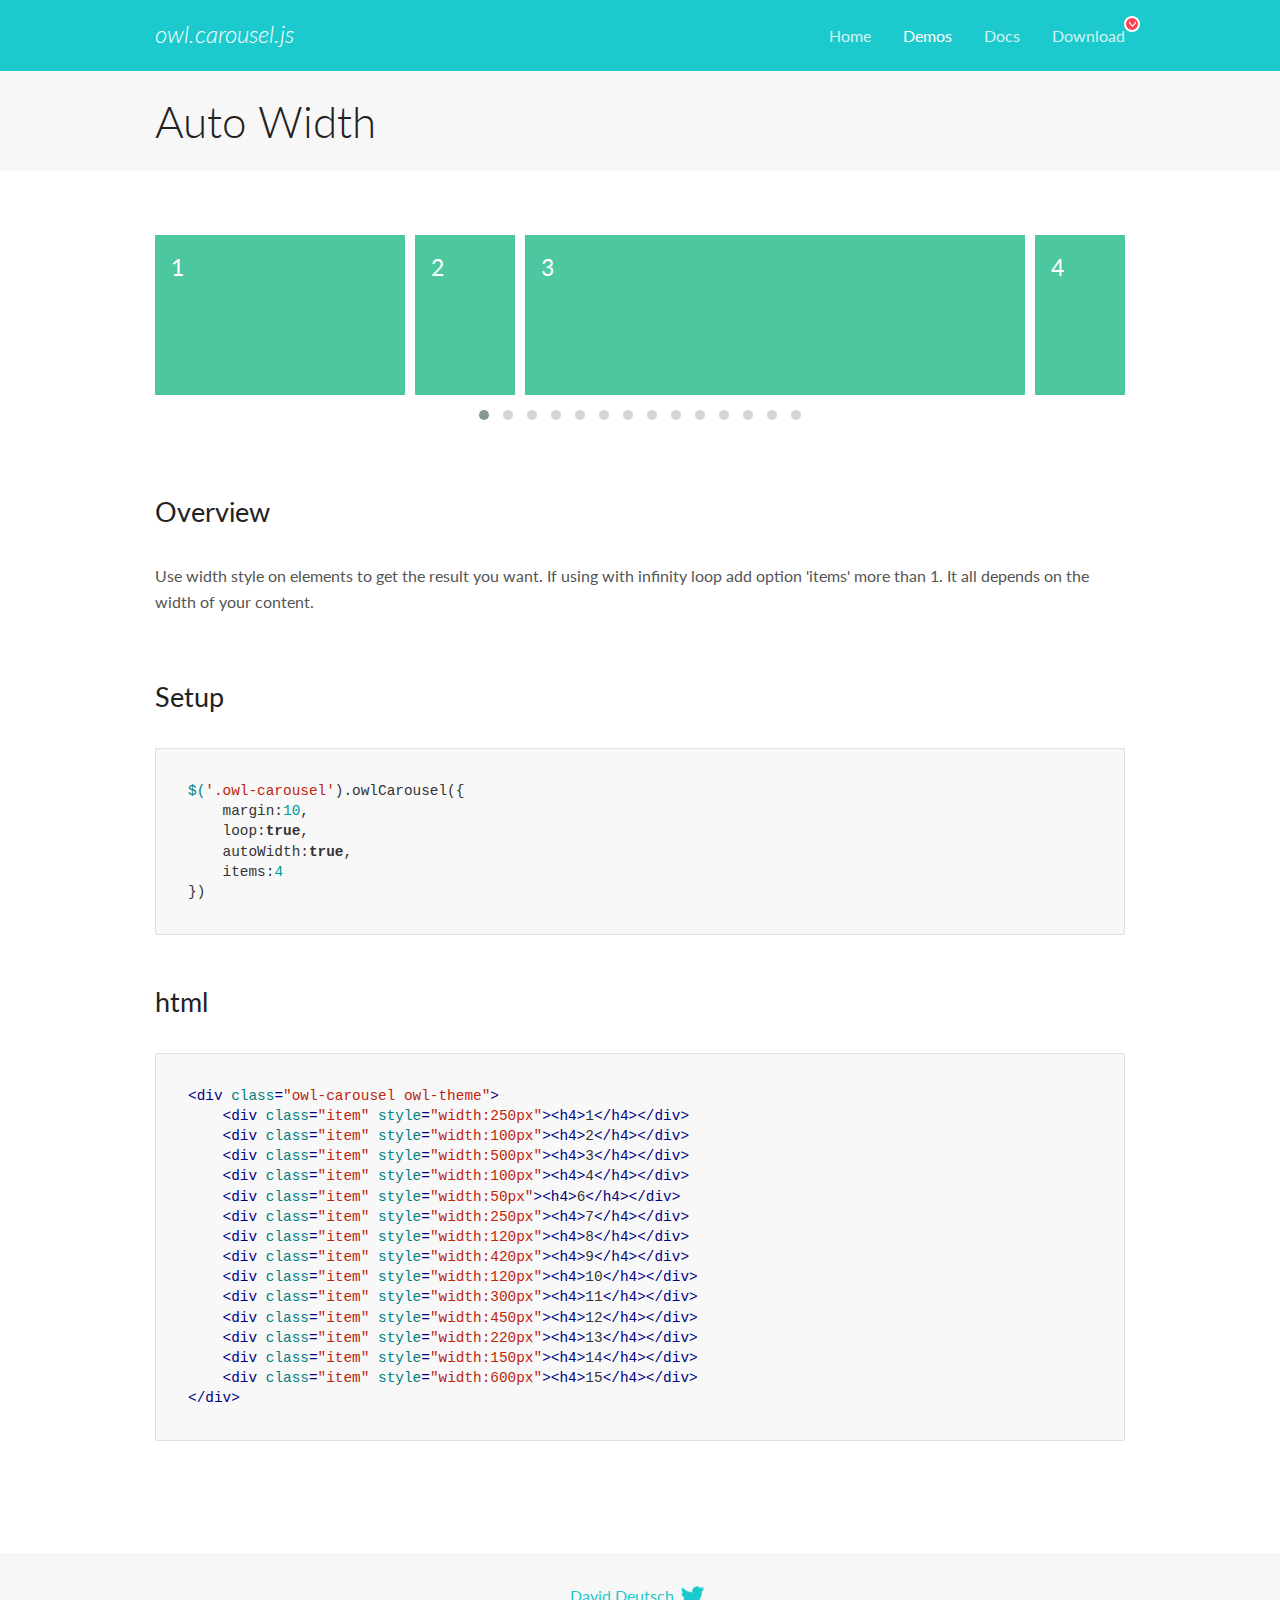
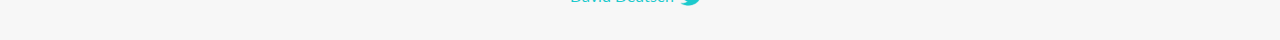
<file: lib/OwlCarousel2-2.3.4/docs/demos/autowidth.html>
<!DOCTYPE html>
<html lang="en">
  <head>

    <!-- head -->
    <meta charset="utf-8">
    <meta name="msapplication-tap-highlight" content="no" />
    <meta name="viewport" content="width=device-width, initial-scale=1.0" />
    <meta name="description" content="Auto Width">
    <meta name="author" content="David Deutsch">
    <title>
      Auto Width Demo | Owl Carousel | 2.3.4
    </title>

    <!-- Stylesheets -->
    <link href='https://fonts.googleapis.com/css?family=Lato:300,400,700,400italic,300italic' rel='stylesheet' type='text/css'>
    <link rel="stylesheet" href="../assets/css/docs.theme.min.css">

    <!-- Owl Stylesheets -->
    <link rel="stylesheet" href="../assets/owlcarousel/assets/owl.carousel.min.css">
    <link rel="stylesheet" href="../assets/owlcarousel/assets/owl.theme.default.min.css">

    <!-- HTML5 shim and Respond.js IE8 support of HTML5 elements and media queries -->

    <!--[if lt IE 9]>
      <script src="https://oss.maxcdn.com/libs/html5shiv/3.7.0/html5shiv.js"></script>
      <script src="https://oss.maxcdn.com/libs/respond.js/1.3.0/respond.min.js"></script>
    <![endif]-->

    <!-- Favicons -->
    <link rel="apple-touch-icon-precomposed" sizes="144x144" href="../assets/ico/apple-touch-icon-144-precomposed.png">
    <link rel="shortcut icon" href="../assets/ico/favicon.png">
    <link rel="shortcut icon" href="favicon.ico">

    <!-- Yeah i know js should not be in header. Its required for demos.-->

    <!-- javascript -->
    <script src="../assets/vendors/jquery.min.js"></script>
    <script src="../assets/owlcarousel/owl.carousel.js"></script>
  </head>
  <body>

    <!-- header -->
    <header class="header">
      <div class="row">
        <div class="large-12 columns">
          <div class="brand left">
            <h3>
              <a href="/OwlCarousel2/">owl.carousel.js</a> 
            </h3>
          </div>
          <a id="toggle-nav" class="right">
            <span></span> <span></span> <span></span> 
          </a> 
          <div class="nav-bar">
            <ul class="clearfix">
              <li> <a href="/OwlCarousel2/index.html">Home</a>  </li>
              <li class="active">
                <a href="/OwlCarousel2/demos/demos.html">Demos</a> 
              </li>
              <li> <a href="/OwlCarousel2/docs/started-welcome.html">Docs</a>  </li>
              <li>
                <a href="https://github.com/OwlCarousel2/OwlCarousel2/archive/2.3.4.zip">Download</a> 
                <span class="download"></span> 
              </li>
            </ul>
          </div>
        </div>
      </div>
    </header>

    <!-- title -->
    <section class="title">
      <div class="row">
        <div class="large-12 columns">
          <h1>Auto Width</h1>
        </div>
      </div>
    </section>

    <!--  Demos -->
    <section id="demos">
      <div class="row">
        <div class="large-12 columns">
          <div class="owl-carousel owl-theme">
            <div class="item" style="width:250px">
              <h4>1</h4>
            </div>
            <div class="item" style="width:100px">
              <h4>2</h4>
            </div>
            <div class="item" style="width:500px">
              <h4>3</h4>
            </div>
            <div class="item" style="width:100px">
              <h4>4</h4>
            </div>
            <div class="item" style="width:50px">
              <h4>6</h4>
            </div>
            <div class="item" style="width:250px">
              <h4>7</h4>
            </div>
            <div class="item" style="width:120px">
              <h4>8</h4>
            </div>
            <div class="item" style="width:420px">
              <h4>9</h4>
            </div>
            <div class="item" style="width:120px">
              <h4>10</h4>
            </div>
            <div class="item" style="width:300px">
              <h4>11</h4>
            </div>
            <div class="item" style="width:450px">
              <h4>12</h4>
            </div>
            <div class="item" style="width:220px">
              <h4>13</h4>
            </div>
            <div class="item" style="width:150px">
              <h4>14</h4>
            </div>
            <div class="item" style="width:600px">
              <h4>15</h4>
            </div>
          </div>
          <h3 id="overview">Overview</h3>
          <p>Use width style on elements to get the result you want. If using with infinity loop add option &#39;items&#39; more than 1. It all depends on the width of your content.</p>
          <h3 id="setup">Setup</h3>
          <pre><code>$(&#39;.owl-carousel&#39;).owlCarousel({
    margin:10,
    loop:true,
    autoWidth:true,
    items:4
})</code></pre>
          <h3 id="html">html</h3>
          <pre><code>&lt;div class=&quot;owl-carousel owl-theme&quot;&gt;
    &lt;div class=&quot;item&quot; style=&quot;width:250px&quot;&gt;&lt;h4&gt;1&lt;/h4&gt;&lt;/div&gt;
    &lt;div class=&quot;item&quot; style=&quot;width:100px&quot;&gt;&lt;h4&gt;2&lt;/h4&gt;&lt;/div&gt;
    &lt;div class=&quot;item&quot; style=&quot;width:500px&quot;&gt;&lt;h4&gt;3&lt;/h4&gt;&lt;/div&gt;
    &lt;div class=&quot;item&quot; style=&quot;width:100px&quot;&gt;&lt;h4&gt;4&lt;/h4&gt;&lt;/div&gt;
    &lt;div class=&quot;item&quot; style=&quot;width:50px&quot;&gt;&lt;h4&gt;6&lt;/h4&gt;&lt;/div&gt;
    &lt;div class=&quot;item&quot; style=&quot;width:250px&quot;&gt;&lt;h4&gt;7&lt;/h4&gt;&lt;/div&gt;
    &lt;div class=&quot;item&quot; style=&quot;width:120px&quot;&gt;&lt;h4&gt;8&lt;/h4&gt;&lt;/div&gt;
    &lt;div class=&quot;item&quot; style=&quot;width:420px&quot;&gt;&lt;h4&gt;9&lt;/h4&gt;&lt;/div&gt;
    &lt;div class=&quot;item&quot; style=&quot;width:120px&quot;&gt;&lt;h4&gt;10&lt;/h4&gt;&lt;/div&gt;
    &lt;div class=&quot;item&quot; style=&quot;width:300px&quot;&gt;&lt;h4&gt;11&lt;/h4&gt;&lt;/div&gt;
    &lt;div class=&quot;item&quot; style=&quot;width:450px&quot;&gt;&lt;h4&gt;12&lt;/h4&gt;&lt;/div&gt;
    &lt;div class=&quot;item&quot; style=&quot;width:220px&quot;&gt;&lt;h4&gt;13&lt;/h4&gt;&lt;/div&gt;
    &lt;div class=&quot;item&quot; style=&quot;width:150px&quot;&gt;&lt;h4&gt;14&lt;/h4&gt;&lt;/div&gt;
    &lt;div class=&quot;item&quot; style=&quot;width:600px&quot;&gt;&lt;h4&gt;15&lt;/h4&gt;&lt;/div&gt;
&lt;/div&gt;</code></pre>
          <script>
            $(document).ready(function() {
              $('.owl-carousel').owlCarousel({
                margin: 10,
                loop: true,
                autoWidth: true,
                items: 4
              })
            })
          </script>
        </div>
      </div>
    </section>

    <!-- footer -->
    <footer class="footer">
      <div class="row">
        <div class="large-12 columns">
          <h5>
            <a href="/OwlCarousel2/docs/support-contact.html">David Deutsch</a> 
            <a id="custom-tweet-button" href="https://twitter.com/share?url=https://github.com/OwlCarousel2/OwlCarousel2&text=Owl Carousel - This is so awesome! " target="_blank"></a> 
          </h5>
        </div>
      </div>
    </footer>

    <!-- vendors -->
    <script src="../assets/vendors/highlight.js"></script>
    <script src="../assets/js/app.js"></script>
  </body>
</html>
</file>
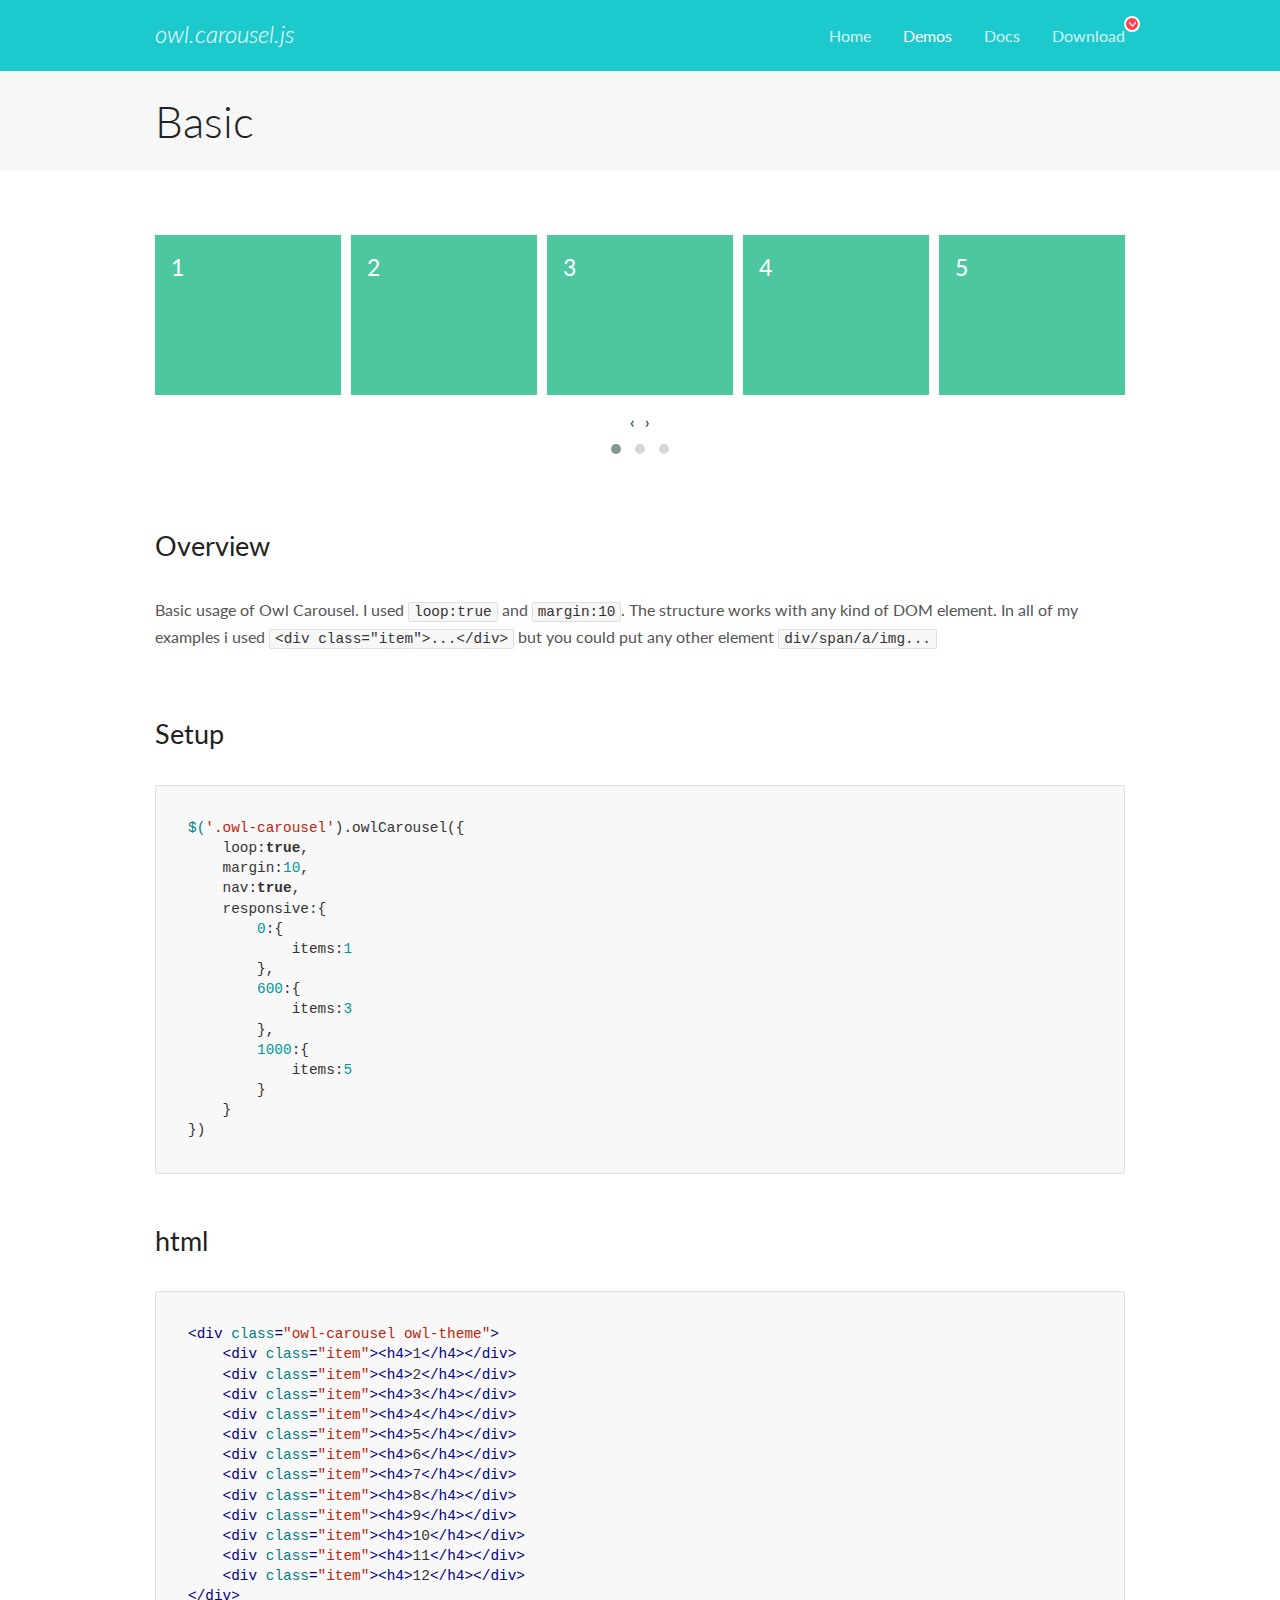
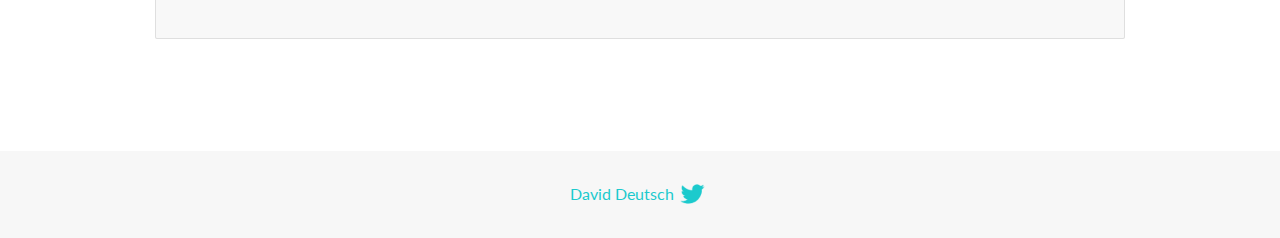
<file: lib/OwlCarousel2-2.3.4/docs/demos/basic.html>
<!DOCTYPE html>
<html lang="en">
  <head>

    <!-- head -->
    <meta charset="utf-8">
    <meta name="msapplication-tap-highlight" content="no" />
    <meta name="viewport" content="width=device-width, initial-scale=1.0" />
    <meta name="description" content="Basic usage demo">
    <meta name="author" content="David Deutsch">
    <title>
      Basic Demo | Owl Carousel | 2.3.4
    </title>

    <!-- Stylesheets -->
    <link href='https://fonts.googleapis.com/css?family=Lato:300,400,700,400italic,300italic' rel='stylesheet' type='text/css'>
    <link rel="stylesheet" href="../assets/css/docs.theme.min.css">

    <!-- Owl Stylesheets -->
    <link rel="stylesheet" href="../assets/owlcarousel/assets/owl.carousel.min.css">
    <link rel="stylesheet" href="../assets/owlcarousel/assets/owl.theme.default.min.css">

    <!-- HTML5 shim and Respond.js IE8 support of HTML5 elements and media queries -->

    <!--[if lt IE 9]>
      <script src="https://oss.maxcdn.com/libs/html5shiv/3.7.0/html5shiv.js"></script>
      <script src="https://oss.maxcdn.com/libs/respond.js/1.3.0/respond.min.js"></script>
    <![endif]-->

    <!-- Favicons -->
    <link rel="apple-touch-icon-precomposed" sizes="144x144" href="../assets/ico/apple-touch-icon-144-precomposed.png">
    <link rel="shortcut icon" href="../assets/ico/favicon.png">
    <link rel="shortcut icon" href="favicon.ico">

    <!-- Yeah i know js should not be in header. Its required for demos.-->

    <!-- javascript -->
    <script src="../assets/vendors/jquery.min.js"></script>
    <script src="../assets/owlcarousel/owl.carousel.js"></script>
  </head>
  <body>

    <!-- header -->
    <header class="header">
      <div class="row">
        <div class="large-12 columns">
          <div class="brand left">
            <h3>
              <a href="/OwlCarousel2/">owl.carousel.js</a> 
            </h3>
          </div>
          <a id="toggle-nav" class="right">
            <span></span> <span></span> <span></span> 
          </a> 
          <div class="nav-bar">
            <ul class="clearfix">
              <li> <a href="/OwlCarousel2/index.html">Home</a>  </li>
              <li class="active">
                <a href="/OwlCarousel2/demos/demos.html">Demos</a> 
              </li>
              <li> <a href="/OwlCarousel2/docs/started-welcome.html">Docs</a>  </li>
              <li>
                <a href="https://github.com/OwlCarousel2/OwlCarousel2/archive/2.3.4.zip">Download</a> 
                <span class="download"></span> 
              </li>
            </ul>
          </div>
        </div>
      </div>
    </header>

    <!-- title -->
    <section class="title">
      <div class="row">
        <div class="large-12 columns">
          <h1>Basic</h1>
        </div>
      </div>
    </section>

    <!--  Demos -->
    <section id="demos">
      <div class="row">
        <div class="large-12 columns">
          <div class="owl-carousel owl-theme">
            <div class="item">
              <h4>1</h4>
            </div>
            <div class="item">
              <h4>2</h4>
            </div>
            <div class="item">
              <h4>3</h4>
            </div>
            <div class="item">
              <h4>4</h4>
            </div>
            <div class="item">
              <h4>5</h4>
            </div>
            <div class="item">
              <h4>6</h4>
            </div>
            <div class="item">
              <h4>7</h4>
            </div>
            <div class="item">
              <h4>8</h4>
            </div>
            <div class="item">
              <h4>9</h4>
            </div>
            <div class="item">
              <h4>10</h4>
            </div>
            <div class="item">
              <h4>11</h4>
            </div>
            <div class="item">
              <h4>12</h4>
            </div>
          </div>
          <h3 id="overview">Overview</h3>
          <p>Basic usage of Owl Carousel. I used <code>loop:true</code> and <code>margin:10</code>. The structure works with any kind of DOM element. In all of my examples i used <code>&lt;div class=&quot;item&quot;&gt;...&lt;/div&gt;</code> but you could
            put any other element <code>div/span/a/img...</code></p>
          <h3 id="setup">Setup</h3>
          <pre><code>$(&#39;.owl-carousel&#39;).owlCarousel({
    loop:true,
    margin:10,
    nav:true,
    responsive:{
        0:{
            items:1
        },
        600:{
            items:3
        },
        1000:{
            items:5
        }
    }
})</code></pre>
          <h3 id="html">html</h3>
          <pre><code>&lt;div class=&quot;owl-carousel owl-theme&quot;&gt;
    &lt;div class=&quot;item&quot;&gt;&lt;h4&gt;1&lt;/h4&gt;&lt;/div&gt;
    &lt;div class=&quot;item&quot;&gt;&lt;h4&gt;2&lt;/h4&gt;&lt;/div&gt;
    &lt;div class=&quot;item&quot;&gt;&lt;h4&gt;3&lt;/h4&gt;&lt;/div&gt;
    &lt;div class=&quot;item&quot;&gt;&lt;h4&gt;4&lt;/h4&gt;&lt;/div&gt;
    &lt;div class=&quot;item&quot;&gt;&lt;h4&gt;5&lt;/h4&gt;&lt;/div&gt;
    &lt;div class=&quot;item&quot;&gt;&lt;h4&gt;6&lt;/h4&gt;&lt;/div&gt;
    &lt;div class=&quot;item&quot;&gt;&lt;h4&gt;7&lt;/h4&gt;&lt;/div&gt;
    &lt;div class=&quot;item&quot;&gt;&lt;h4&gt;8&lt;/h4&gt;&lt;/div&gt;
    &lt;div class=&quot;item&quot;&gt;&lt;h4&gt;9&lt;/h4&gt;&lt;/div&gt;
    &lt;div class=&quot;item&quot;&gt;&lt;h4&gt;10&lt;/h4&gt;&lt;/div&gt;
    &lt;div class=&quot;item&quot;&gt;&lt;h4&gt;11&lt;/h4&gt;&lt;/div&gt;
    &lt;div class=&quot;item&quot;&gt;&lt;h4&gt;12&lt;/h4&gt;&lt;/div&gt;
&lt;/div&gt;</code></pre>
          <script>
            $(document).ready(function() {
              var owl = $('.owl-carousel');
              owl.owlCarousel({
                margin: 10,
                nav: true,
                loop: true,
                responsive: {
                  0: {
                    items: 1
                  },
                  600: {
                    items: 3
                  },
                  1000: {
                    items: 5
                  }
                }
              })
            })
          </script>
        </div>
      </div>
    </section>

    <!-- footer -->
    <footer class="footer">
      <div class="row">
        <div class="large-12 columns">
          <h5>
            <a href="/OwlCarousel2/docs/support-contact.html">David Deutsch</a> 
            <a id="custom-tweet-button" href="https://twitter.com/share?url=https://github.com/OwlCarousel2/OwlCarousel2&text=Owl Carousel - This is so awesome! " target="_blank"></a> 
          </h5>
        </div>
      </div>
    </footer>

    <!-- vendors -->
    <script src="../assets/vendors/highlight.js"></script>
    <script src="../assets/js/app.js"></script>
  </body>
</html>
</file>
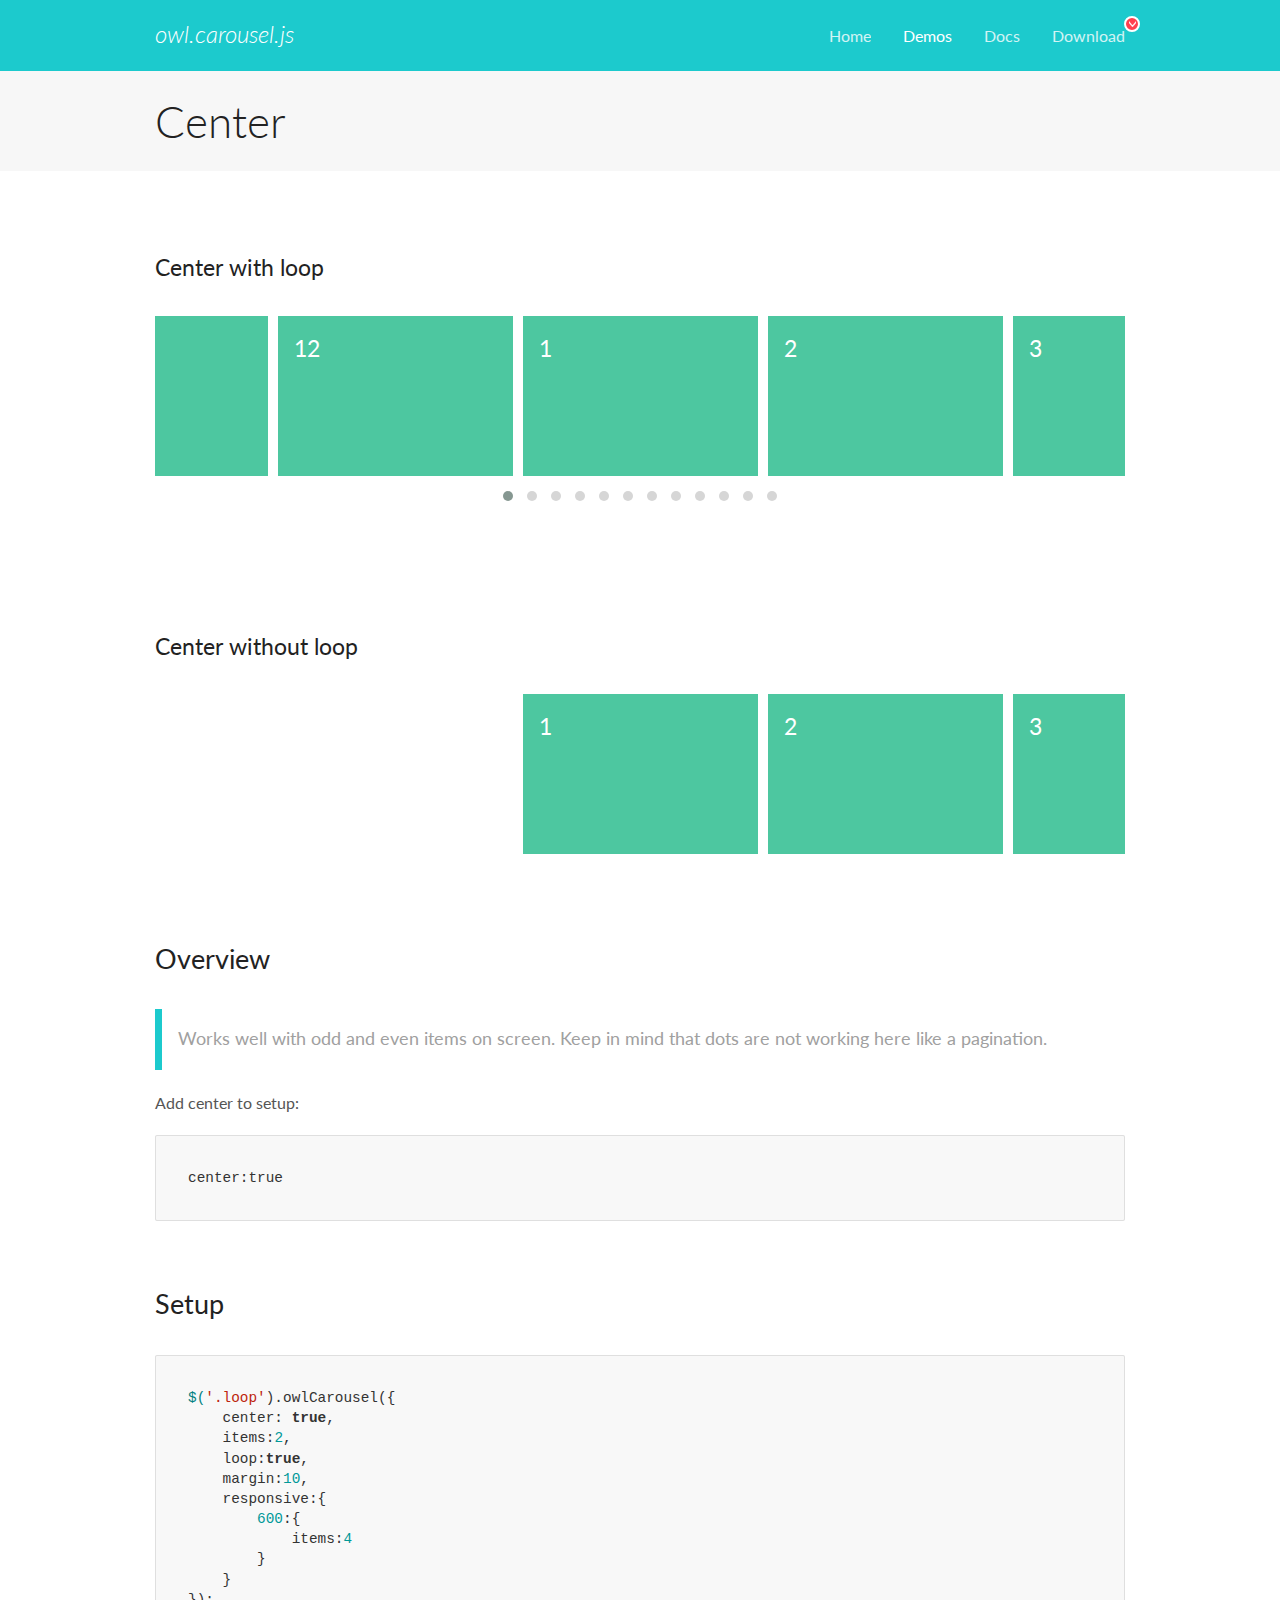
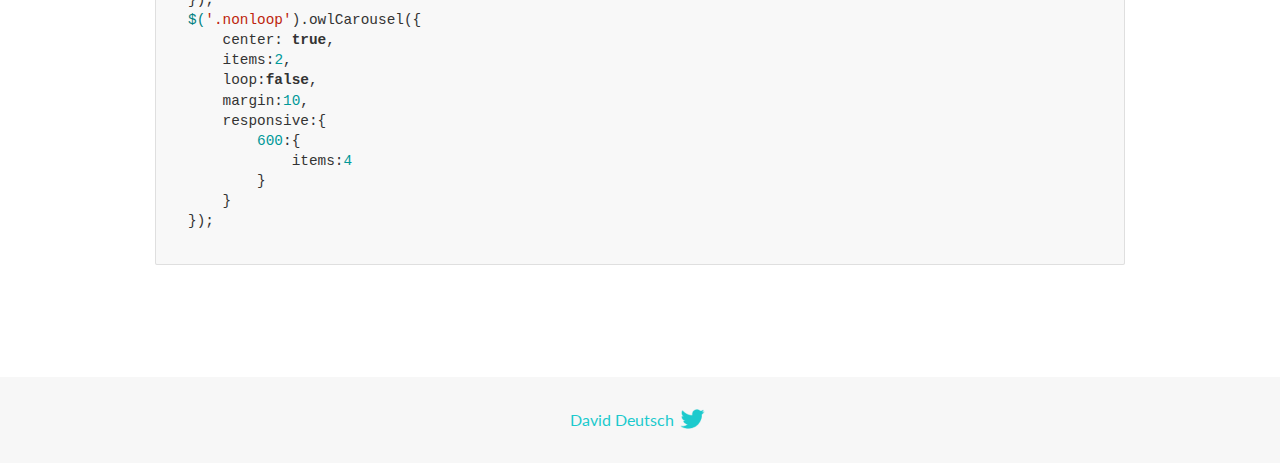
<file: lib/OwlCarousel2-2.3.4/docs/demos/center.html>
<!DOCTYPE html>
<html lang="en">
  <head>

    <!-- head -->
    <meta charset="utf-8">
    <meta name="msapplication-tap-highlight" content="no" />
    <meta name="viewport" content="width=device-width, initial-scale=1.0" />
    <meta name="description" content="Center carousel">
    <meta name="author" content="David Deutsch">
    <title>
      Center Demo | Owl Carousel | 2.3.4
    </title>

    <!-- Stylesheets -->
    <link href='https://fonts.googleapis.com/css?family=Lato:300,400,700,400italic,300italic' rel='stylesheet' type='text/css'>
    <link rel="stylesheet" href="../assets/css/docs.theme.min.css">

    <!-- Owl Stylesheets -->
    <link rel="stylesheet" href="../assets/owlcarousel/assets/owl.carousel.min.css">
    <link rel="stylesheet" href="../assets/owlcarousel/assets/owl.theme.default.min.css">

    <!-- HTML5 shim and Respond.js IE8 support of HTML5 elements and media queries -->

    <!--[if lt IE 9]>
      <script src="https://oss.maxcdn.com/libs/html5shiv/3.7.0/html5shiv.js"></script>
      <script src="https://oss.maxcdn.com/libs/respond.js/1.3.0/respond.min.js"></script>
    <![endif]-->

    <!-- Favicons -->
    <link rel="apple-touch-icon-precomposed" sizes="144x144" href="../assets/ico/apple-touch-icon-144-precomposed.png">
    <link rel="shortcut icon" href="../assets/ico/favicon.png">
    <link rel="shortcut icon" href="favicon.ico">

    <!-- Yeah i know js should not be in header. Its required for demos.-->

    <!-- javascript -->
    <script src="../assets/vendors/jquery.min.js"></script>
    <script src="../assets/owlcarousel/owl.carousel.js"></script>
  </head>
  <body>

    <!-- header -->
    <header class="header">
      <div class="row">
        <div class="large-12 columns">
          <div class="brand left">
            <h3>
              <a href="/OwlCarousel2/">owl.carousel.js</a> 
            </h3>
          </div>
          <a id="toggle-nav" class="right">
            <span></span> <span></span> <span></span> 
          </a> 
          <div class="nav-bar">
            <ul class="clearfix">
              <li> <a href="/OwlCarousel2/index.html">Home</a>  </li>
              <li class="active">
                <a href="/OwlCarousel2/demos/demos.html">Demos</a> 
              </li>
              <li> <a href="/OwlCarousel2/docs/started-welcome.html">Docs</a>  </li>
              <li>
                <a href="https://github.com/OwlCarousel2/OwlCarousel2/archive/2.3.4.zip">Download</a> 
                <span class="download"></span> 
              </li>
            </ul>
          </div>
        </div>
      </div>
    </header>

    <!-- title -->
    <section class="title">
      <div class="row">
        <div class="large-12 columns">
          <h1>Center</h1>
        </div>
      </div>
    </section>

    <!--  Demos -->
    <section id="demos">
      <div class="row">
        <div class="large-12 columns">
          <h4 id="center-with-loop">Center with loop</h4>
          <div class="loop owl-carousel owl-theme">
            <div class="item">
              <h4>1</h4>
            </div>
            <div class="item">
              <h4>2</h4>
            </div>
            <div class="item">
              <h4>3</h4>
            </div>
            <div class="item">
              <h4>4</h4>
            </div>
            <div class="item">
              <h4>5</h4>
            </div>
            <div class="item">
              <h4>6</h4>
            </div>
            <div class="item">
              <h4>7</h4>
            </div>
            <div class="item">
              <h4>8</h4>
            </div>
            <div class="item">
              <h4>9</h4>
            </div>
            <div class="item">
              <h4>10</h4>
            </div>
            <div class="item">
              <h4>11</h4>
            </div>
            <div class="item">
              <h4>12</h4>
            </div>
          </div>
          <br>
          <h4 id="center-without-loop">Center without loop</h4>
          <div class="nonloop owl-carousel">
            <div class="item">
              <h4>1</h4>
            </div>
            <div class="item">
              <h4>2</h4>
            </div>
            <div class="item">
              <h4>3</h4>
            </div>
            <div class="item">
              <h4>4</h4>
            </div>
            <div class="item">
              <h4>5</h4>
            </div>
            <div class="item">
              <h4>6</h4>
            </div>
            <div class="item">
              <h4>7</h4>
            </div>
            <div class="item">
              <h4>8</h4>
            </div>
            <div class="item">
              <h4>9</h4>
            </div>
            <div class="item">
              <h4>10</h4>
            </div>
            <div class="item">
              <h4>11</h4>
            </div>
            <div class="item">
              <h4>12</h4>
            </div>
          </div>
          <h3 id="overview">Overview</h3>
          <blockquote>
            <p>Works well with odd and even items on screen. Keep in mind that dots are not working here like a pagination.</p>
          </blockquote>
          <p>Add center to setup:</p>
          <pre><code>center:true</code></pre>
          <h3 id="setup">Setup</h3>
          <pre><code>$(&#39;.loop&#39;).owlCarousel({
    center: true,
    items:2,
    loop:true,
    margin:10,
    responsive:{
        600:{
            items:4
        }
    }
});
$(&#39;.nonloop&#39;).owlCarousel({
    center: true,
    items:2,
    loop:false,
    margin:10,
    responsive:{
        600:{
            items:4
        }
    }
});</code></pre>
          <script>
            jQuery(document).ready(function($) {
              $('.loop').owlCarousel({
                center: true,
                items: 2,
                loop: true,
                margin: 10,
                responsive: {
                  600: {
                    items: 4
                  }
                }
              });
              $('.nonloop').owlCarousel({
                center: true,
                items: 2,
                loop: false,
                margin: 10,
                responsive: {
                  600: {
                    items: 4
                  }
                }
              });
            });
          </script>
        </div>
      </div>
    </section>

    <!-- footer -->
    <footer class="footer">
      <div class="row">
        <div class="large-12 columns">
          <h5>
            <a href="/OwlCarousel2/docs/support-contact.html">David Deutsch</a> 
            <a id="custom-tweet-button" href="https://twitter.com/share?url=https://github.com/OwlCarousel2/OwlCarousel2&text=Owl Carousel - This is so awesome! " target="_blank"></a> 
          </h5>
        </div>
      </div>
    </footer>

    <!-- vendors -->
    <script src="../assets/vendors/highlight.js"></script>
    <script src="../assets/js/app.js"></script>
  </body>
</html>
</file>
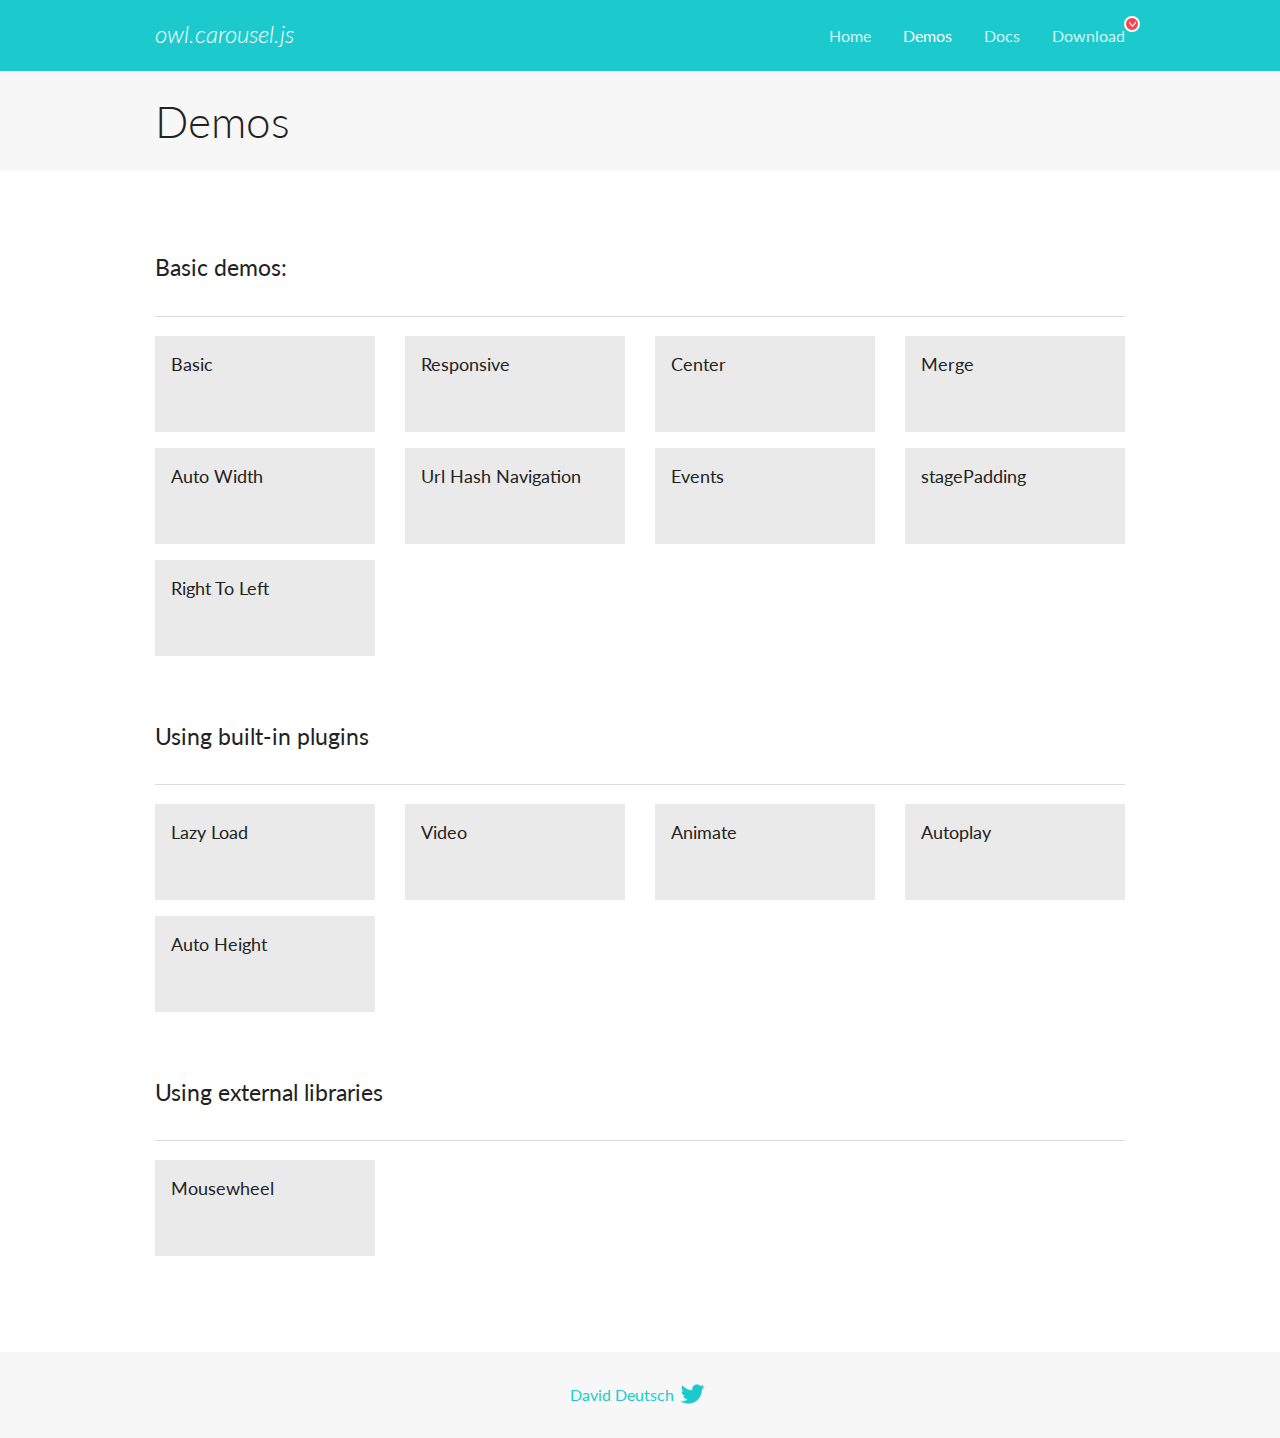
<file: lib/OwlCarousel2-2.3.4/docs/demos/demos.html>
<!DOCTYPE html>
<html lang="en">
  <head>

    <!-- head -->
    <meta charset="utf-8">
    <meta name="msapplication-tap-highlight" content="no" />
    <meta name="viewport" content="width=device-width, initial-scale=1.0" />
    <meta name="description" content="A list of Owl Carousel examples.">
    <meta name="author" content="David Deutsch">
    <title>
      Demos | Owl Carousel | 2.3.4
    </title>

    <!-- Stylesheets -->
    <link href='https://fonts.googleapis.com/css?family=Lato:300,400,700,400italic,300italic' rel='stylesheet' type='text/css'>
    <link rel="stylesheet" href="../assets/css/docs.theme.min.css">

    <!-- Owl Stylesheets -->
    <link rel="stylesheet" href="../assets/owlcarousel/assets/owl.carousel.min.css">
    <link rel="stylesheet" href="../assets/owlcarousel/assets/owl.theme.default.min.css">

    <!-- HTML5 shim and Respond.js IE8 support of HTML5 elements and media queries -->

    <!--[if lt IE 9]>
      <script src="https://oss.maxcdn.com/libs/html5shiv/3.7.0/html5shiv.js"></script>
      <script src="https://oss.maxcdn.com/libs/respond.js/1.3.0/respond.min.js"></script>
    <![endif]-->

    <!-- Favicons -->
    <link rel="apple-touch-icon-precomposed" sizes="144x144" href="../assets/ico/apple-touch-icon-144-precomposed.png">
    <link rel="shortcut icon" href="../assets/ico/favicon.png">
    <link rel="shortcut icon" href="favicon.ico">

    <!-- Yeah i know js should not be in header. Its required for demos.-->

    <!-- javascript -->
    <script src="../assets/vendors/jquery.min.js"></script>
    <script src="../assets/owlcarousel/owl.carousel.js"></script>
  </head>
  <body>

    <!-- header -->
    <header class="header">
      <div class="row">
        <div class="large-12 columns">
          <div class="brand left">
            <h3>
              <a href="/OwlCarousel2/">owl.carousel.js</a> 
            </h3>
          </div>
          <a id="toggle-nav" class="right">
            <span></span> <span></span> <span></span> 
          </a> 
          <div class="nav-bar">
            <ul class="clearfix">
              <li> <a href="/OwlCarousel2/index.html">Home</a>  </li>
              <li class="active">
                <a href="/OwlCarousel2/demos/demos.html">Demos</a> 
              </li>
              <li> <a href="/OwlCarousel2/docs/started-welcome.html">Docs</a>  </li>
              <li>
                <a href="https://github.com/OwlCarousel2/OwlCarousel2/archive/2.3.4.zip">Download</a> 
                <span class="download"></span> 
              </li>
            </ul>
          </div>
        </div>
      </div>
    </header>

    <!-- title -->
    <section class="title">
      <div class="row">
        <div class="large-12 columns">
          <h1>Demos</h1>
        </div>
      </div>
    </section>

    <!--  Demos -->
    <section id="demos">
      <div class="row">
        <div class="large-12 columns">
          <h4 id="basic-demos-">Basic demos:</h4>
          <hr>
          <div class="demo-list">
            <div class="row">
              <div class="small-6 medium-4 large-3 columns">
                <a href="basic.html" class="demo-block">
                  <h5>Basic </h5>
                </a> 
              </div>
              <div class="small-6 medium-4 large-3 columns">
                <a href="responsive.html" class="demo-block">
                  <h5>Responsive </h5>
                </a> 
              </div>
              <div class="small-6 medium-4 large-3 columns">
                <a href="center.html" class="demo-block">
                  <h5>Center </h5>
                </a> 
              </div>
              <div class="small-6 medium-4 large-3 columns">
                <a href="merge.html" class="demo-block">
                  <h5>Merge </h5>
                </a> 
              </div>
              <div class="small-6 medium-4 large-3 columns">
                <a href="autowidth.html" class="demo-block">
                  <h5>Auto Width </h5>
                </a> 
              </div>
              <div class="small-6 medium-4 large-3 columns">
                <a href="urlhashnav.html" class="demo-block">
                  <h5>Url Hash Navigation </h5>
                </a> 
              </div>
              <div class="small-6 medium-4 large-3 columns">
                <a href="events.html" class="demo-block">
                  <h5>Events </h5>
                </a> 
              </div>
              <div class="small-6 medium-4 large-3 columns">
                <a href="stagepadding.html" class="demo-block">
                  <h5>stagePadding </h5>
                </a> 
              </div>
              <div class="small-6 medium-4 large-3 columns">
                <a href="rtl.html" class="demo-block">
                  <h5>Right To Left </h5>
                </a> 
              </div>
            </div>
          </div>
          <h4 id="using-built-in-plugins">Using built-in plugins</h4>
          <hr>
          <div class="demo-list">
            <div class="row">
              <div class="small-6 medium-4 large-3 columns">
                <a href="lazyLoad.html" class="demo-block">
                  <h5>Lazy Load </h5>
                </a> 
              </div>
              <div class="small-6 medium-4 large-3 columns">
                <a href="video.html" class="demo-block">
                  <h5>Video </h5>
                </a> 
              </div>
              <div class="small-6 medium-4 large-3 columns">
                <a href="animate.html" class="demo-block">
                  <h5>Animate </h5>
                </a> 
              </div>
              <div class="small-6 medium-4 large-3 columns">
                <a href="autoplay.html" class="demo-block">
                  <h5>Autoplay </h5>
                </a> 
              </div>
              <div class="small-6 medium-4 large-3 columns">
                <a href="autoheight.html" class="demo-block">
                  <h5>Auto Height </h5>
                </a> 
              </div>
            </div>
          </div>
          <h4 id="using-external-libraries">Using external libraries</h4>
          <hr>
          <div class="demo-list">
            <div class="row">
              <div class="small-6 medium-4 large-3 columns">
                <a href="mousewheel.html" class="demo-block">
                  <h5>Mousewheel </h5>
                </a> 
              </div>
            </div>
          </div>
        </div>
      </div>
    </section>

    <!-- footer -->
    <footer class="footer">
      <div class="row">
        <div class="large-12 columns">
          <h5>
            <a href="/OwlCarousel2/docs/support-contact.html">David Deutsch</a> 
            <a id="custom-tweet-button" href="https://twitter.com/share?url=https://github.com/OwlCarousel2/OwlCarousel2&text=Owl Carousel - This is so awesome! " target="_blank"></a> 
          </h5>
        </div>
      </div>
    </footer>

    <!-- vendors -->
    <script src="../assets/vendors/highlight.js"></script>
    <script src="../assets/js/app.js"></script>
  </body>
</html>
</file>
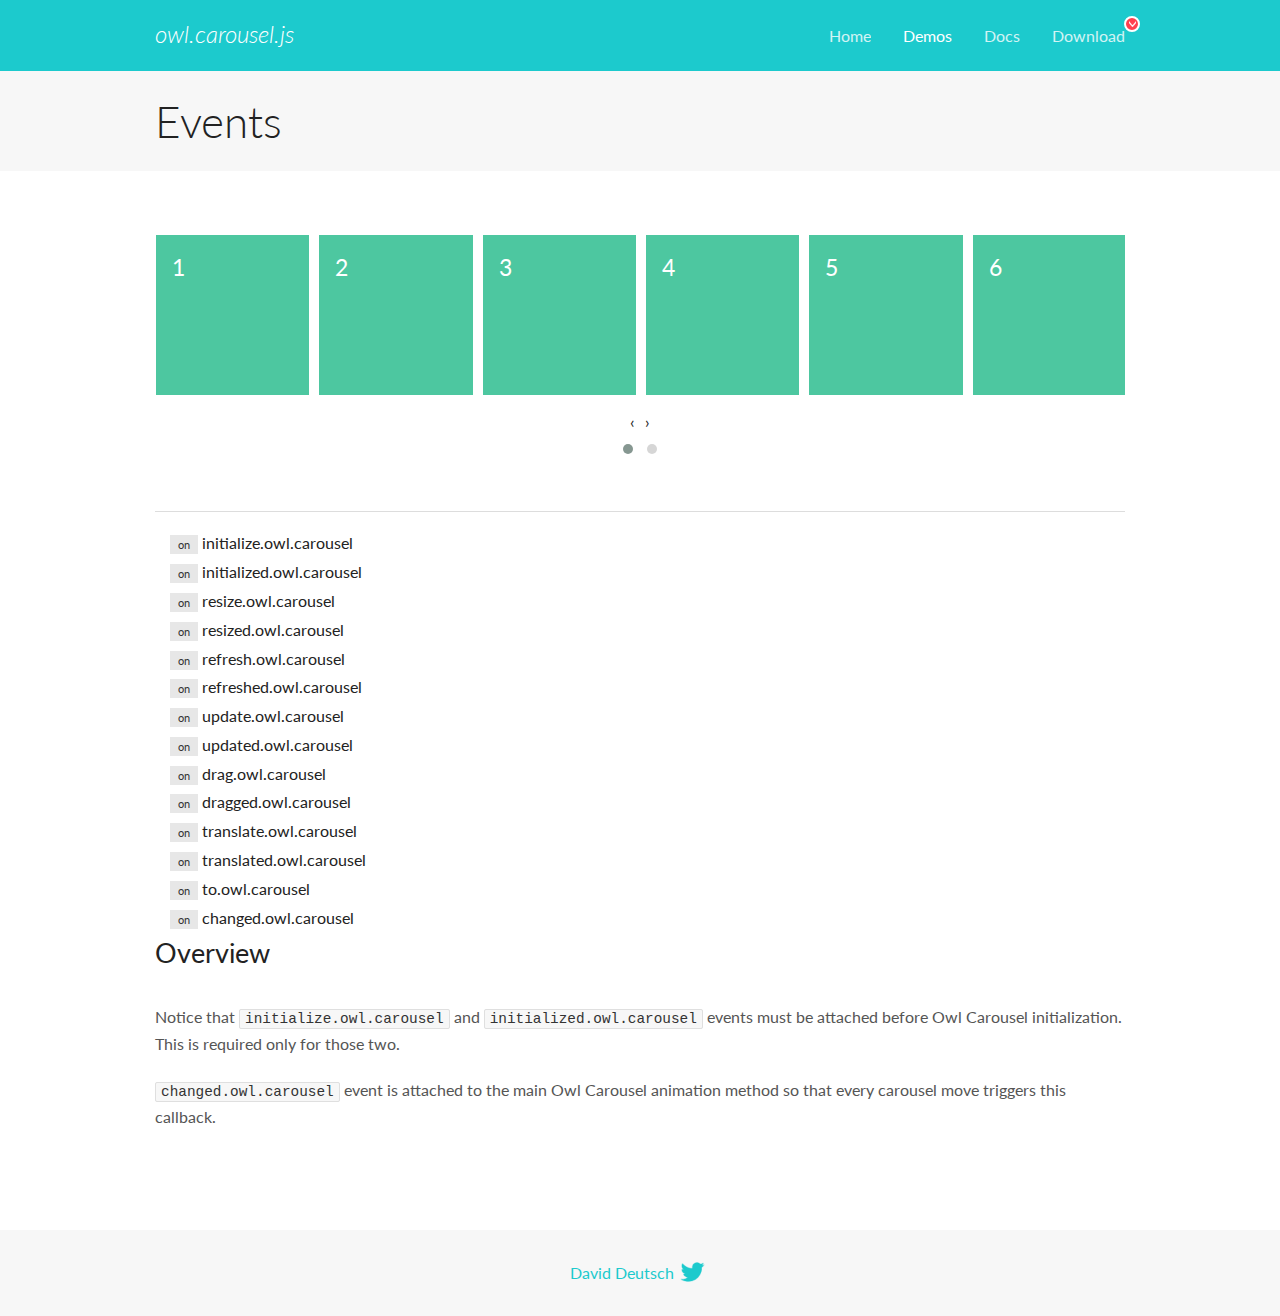
<file: lib/OwlCarousel2-2.3.4/docs/demos/events.html>
<!DOCTYPE html>
<html lang="en">
  <head>

    <!-- head -->
    <meta charset="utf-8">
    <meta name="msapplication-tap-highlight" content="no" />
    <meta name="viewport" content="width=device-width, initial-scale=1.0" />
    <meta name="description" content="Events usage demo">
    <meta name="author" content="David Deutsch">
    <title>
      Events Demo | Owl Carousel | 2.3.4
    </title>

    <!-- Stylesheets -->
    <link href='https://fonts.googleapis.com/css?family=Lato:300,400,700,400italic,300italic' rel='stylesheet' type='text/css'>
    <link rel="stylesheet" href="../assets/css/docs.theme.min.css">

    <!-- Owl Stylesheets -->
    <link rel="stylesheet" href="../assets/owlcarousel/assets/owl.carousel.min.css">
    <link rel="stylesheet" href="../assets/owlcarousel/assets/owl.theme.default.min.css">

    <!-- HTML5 shim and Respond.js IE8 support of HTML5 elements and media queries -->

    <!--[if lt IE 9]>
      <script src="https://oss.maxcdn.com/libs/html5shiv/3.7.0/html5shiv.js"></script>
      <script src="https://oss.maxcdn.com/libs/respond.js/1.3.0/respond.min.js"></script>
    <![endif]-->

    <!-- Favicons -->
    <link rel="apple-touch-icon-precomposed" sizes="144x144" href="../assets/ico/apple-touch-icon-144-precomposed.png">
    <link rel="shortcut icon" href="../assets/ico/favicon.png">
    <link rel="shortcut icon" href="favicon.ico">

    <!-- Yeah i know js should not be in header. Its required for demos.-->

    <!-- javascript -->
    <script src="../assets/vendors/jquery.min.js"></script>
    <script src="../assets/owlcarousel/owl.carousel.js"></script>
  </head>
  <body>

    <!-- header -->
    <header class="header">
      <div class="row">
        <div class="large-12 columns">
          <div class="brand left">
            <h3>
              <a href="/OwlCarousel2/">owl.carousel.js</a> 
            </h3>
          </div>
          <a id="toggle-nav" class="right">
            <span></span> <span></span> <span></span> 
          </a> 
          <div class="nav-bar">
            <ul class="clearfix">
              <li> <a href="/OwlCarousel2/index.html">Home</a>  </li>
              <li class="active">
                <a href="/OwlCarousel2/demos/demos.html">Demos</a> 
              </li>
              <li> <a href="/OwlCarousel2/docs/started-welcome.html">Docs</a>  </li>
              <li>
                <a href="https://github.com/OwlCarousel2/OwlCarousel2/archive/2.3.4.zip">Download</a> 
                <span class="download"></span> 
              </li>
            </ul>
          </div>
        </div>
      </div>
    </header>

    <!-- title -->
    <section class="title">
      <div class="row">
        <div class="large-12 columns">
          <h1>Events</h1>
        </div>
      </div>
    </section>

    <!--  Demos -->
    <section id="demos">
      <div class="row">
        <div class="large-12 columns">
          <div class="owl-carousel owl-theme">
            <div class="item">
              <h4>1</h4>
            </div>
            <div class="item">
              <h4>2</h4>
            </div>
            <div class="item">
              <h4>3</h4>
            </div>
            <div class="item">
              <h4>4</h4>
            </div>
            <div class="item">
              <h4>5</h4>
            </div>
            <div class="item">
              <h4>6</h4>
            </div>
            <div class="item">
              <h4>7</h4>
            </div>
            <div class="item">
              <h4>8</h4>
            </div>
            <div class="item">
              <h4>9</h4>
            </div>
            <div class="item">
              <h4>10</h4>
            </div>
            <div class="item">
              <h4>11</h4>
            </div>
            <div class="item">
              <h4>12</h4>
            </div>
          </div>
          <hr>
          <div class="large-12 columns callbacks">
            <div><span class="label secondary initialize">on</span>  initialize.owl.carousel </div>
            <div><span class="label secondary initialized">on</span>  initialized.owl.carousel </div>
            <div><span class="label secondary resize">on</span>  resize.owl.carousel </div>
            <div><span class="label secondary resized">on</span>  resized.owl.carousel </div>
            <div><span class="label secondary refresh">on</span>  refresh.owl.carousel </div>
            <div><span class="label secondary refreshed">on</span>  refreshed.owl.carousel </div>
            <div><span class="label secondary update">on</span>  update.owl.carousel </div>
            <div><span class="label secondary updated">on</span>  updated.owl.carousel </div>
            <div><span class="label secondary drag">on</span>  drag.owl.carousel </div>
            <div><span class="label secondary dragged">on</span>  dragged.owl.carousel </div>
            <div><span class="label secondary translate">on</span>  translate.owl.carousel </div>
            <div><span class="label secondary translated">on</span>  translated.owl.carousel </div>
            <div><span class="label secondary to">on</span>  to.owl.carousel </div>
            <div><span class="label secondary changed">on</span>  changed.owl.carousel </div>
          </div>
          <h3 id="overview">Overview</h3>
          <p>Notice that <code>initialize.owl.carousel</code> and <code>initialized.owl.carousel</code> events must be attached before Owl Carousel initialization. This is required only for those two.</p>
          <p><code>changed.owl.carousel</code> event is attached to the main Owl Carousel animation method so that every carousel move triggers this callback.</p>
          <script>
            jQuery(document).ready(function($) {
              var owl = $('.owl-carousel');
              owl.on('initialize.owl.carousel initialized.owl.carousel ' +
                'initialize.owl.carousel initialize.owl.carousel ' +
                'resize.owl.carousel resized.owl.carousel ' +
                'refresh.owl.carousel refreshed.owl.carousel ' +
                'update.owl.carousel updated.owl.carousel ' +
                'drag.owl.carousel dragged.owl.carousel ' +
                'translate.owl.carousel translated.owl.carousel ' +
                'to.owl.carousel changed.owl.carousel',
                function(e) {
                  $('.' + e.type)
                    .removeClass('secondary')
                    .addClass('success');
                  window.setTimeout(function() {
                    $('.' + e.type)
                      .removeClass('success')
                      .addClass('secondary');
                  }, 500);
                });
              owl.owlCarousel({
                loop: true,
                nav: true,
                lazyLoad: true,
                margin: 10,
                video: true,
                responsive: {
                  0: {
                    items: 1
                  },
                  600: {
                    items: 3
                  },
                  960: {
                    items: 5,
                  },
                  1200: {
                    items: 6
                  }
                }
              });
            });
          </script>
        </div>
      </div>
    </section>

    <!-- footer -->
    <footer class="footer">
      <div class="row">
        <div class="large-12 columns">
          <h5>
            <a href="/OwlCarousel2/docs/support-contact.html">David Deutsch</a> 
            <a id="custom-tweet-button" href="https://twitter.com/share?url=https://github.com/OwlCarousel2/OwlCarousel2&text=Owl Carousel - This is so awesome! " target="_blank"></a> 
          </h5>
        </div>
      </div>
    </footer>

    <!-- vendors -->
    <script src="../assets/vendors/highlight.js"></script>
    <script src="../assets/js/app.js"></script>
  </body>
</html>
</file>
<file: lib/Responsive-Tabs-master/css/responsive-tabs.css>
.r-tabs .r-tabs-nav {
  margin: 0;
  padding: 0;
}

.r-tabs .r-tabs-tab {
  display: inline-block;
  margin: 0;
  list-style: none;
}

.r-tabs .r-tabs-panel {
  padding: 15px;
  display: none;
}

.r-tabs .r-tabs-accordion-title {
  display: none;
}

.r-tabs .r-tabs-panel.r-tabs-state-active {
  display: block;
}

/* Accordion responsive breakpoint */
@media only screen and (max-width: 768px) {
  .r-tabs .r-tabs-nav {
    display: none;
  }

  .r-tabs .r-tabs-accordion-title {
    display: block;
  }
}
</file>
<file: lib/Responsive-Tabs-master/css/style.css>
body {
	font-family: Arial, Helvetica, Verdana, sans-serif;
	font-size: 12px;

	background-color: #f9f9f9;
}

/* Tabs container */
.r-tabs {
	position: relative;

	background-color: #00c5ad;

	border-top: 1px solid #00c5ad;
	border-right: 1px solid #00c5ad;
	border-left: 1px solid #00c5ad;
	border-bottom: 4px solid #00c5ad;
	border-radius: 4px;

}

/* Tab element */
.r-tabs .r-tabs-nav .r-tabs-tab {
	position: relative;
	background-color: #00c5ad;
}

/* Tab anchor */
.r-tabs .r-tabs-nav .r-tabs-anchor {
	display: inline-block;
	padding: 10px 12px;

	text-decoration: none;
	text-shadow: 0 1px rgba(0, 0, 0, 0.4);
	font-size: 14px;
	font-weight: bold;
	color: #fff;
}

/* Disabled tab */
.r-tabs .r-tabs-nav .r-tabs-state-disabled {
	opacity: 0.5;
}

/* Active state tab anchor */
.r-tabs .r-tabs-nav .r-tabs-state-active .r-tabs-anchor {
	color: #00c5ad;
	text-shadow: none;

	background-color: white;

	border-top-right-radius: 4px;
	border-top-left-radius: 4px;
}

/* Tab panel */
.r-tabs .r-tabs-panel {
	background-color: white;

	border-bottom: 4px solid white;

	border-bottom-right-radius: 4px;
	border-bottom-left-radius: 4px;

}

/* Accordion anchor */
.r-tabs .r-tabs-accordion-title .r-tabs-anchor {
	display: block;
	padding: 10px;

	background-color: #00c5ad;
	color: #fff;
	font-weight: bold;
	text-decoration: none;
	text-shadow: 0 1px rgba(0, 0, 0, 0.4);
	font-size: 14px;

	border-top-right-radius: 4px;
	border-top-left-radius: 4px;
}

/* Active accordion anchor */
.r-tabs .r-tabs-accordion-title.r-tabs-state-active .r-tabs-anchor {
	background-color: #fff;
	color: #00c5ad;
	text-shadow: none;
}

/* Disabled accordion button */
.r-tabs .r-tabs-accordion-title.r-tabs-state-disabled {
	opacity: 0.5;
}

/* Buttons */
button {
	display:inline-block;
	margin-top: 10px;
	margin-right: 10px;
	padding: 10px 20px;
	line-height: 100%;

	color: #fff;
	font-size: 14px;
	text-align: center;
	text-shadow: 0 1px rgba(0, 0, 0, 0.3);
	vertical-align: middle;
	font-weight: bold;
	
	border: 0;
	-webkit-border-radius: 3px;
	-moz-border-radius: 3px;
	border-radius: 3px;
	background-color: #00c5ad;
	box-shadow: 0px 3px 0px 0px #00ab94;
	
	cursor: pointer;
}

/* Info bar */
.info {
	display:inline-block;
	margin-top: 10px;
	margin-right: 10px;
	padding: 10px 20px;
	width: 300px;
	line-height: 100%;

	font-family: Consolas, "Liberation Mono", Menlo, Courier, monospace;
	font-size: 14px;
	color: #00c5ad;
	border: 2px solid #00ab94;
	-webkit-border-radius: 3px;
	-moz-border-radius: 3px;
	border-radius: 3px;
	background-color: #fff;

	cursor: pointer;
}
</file>
